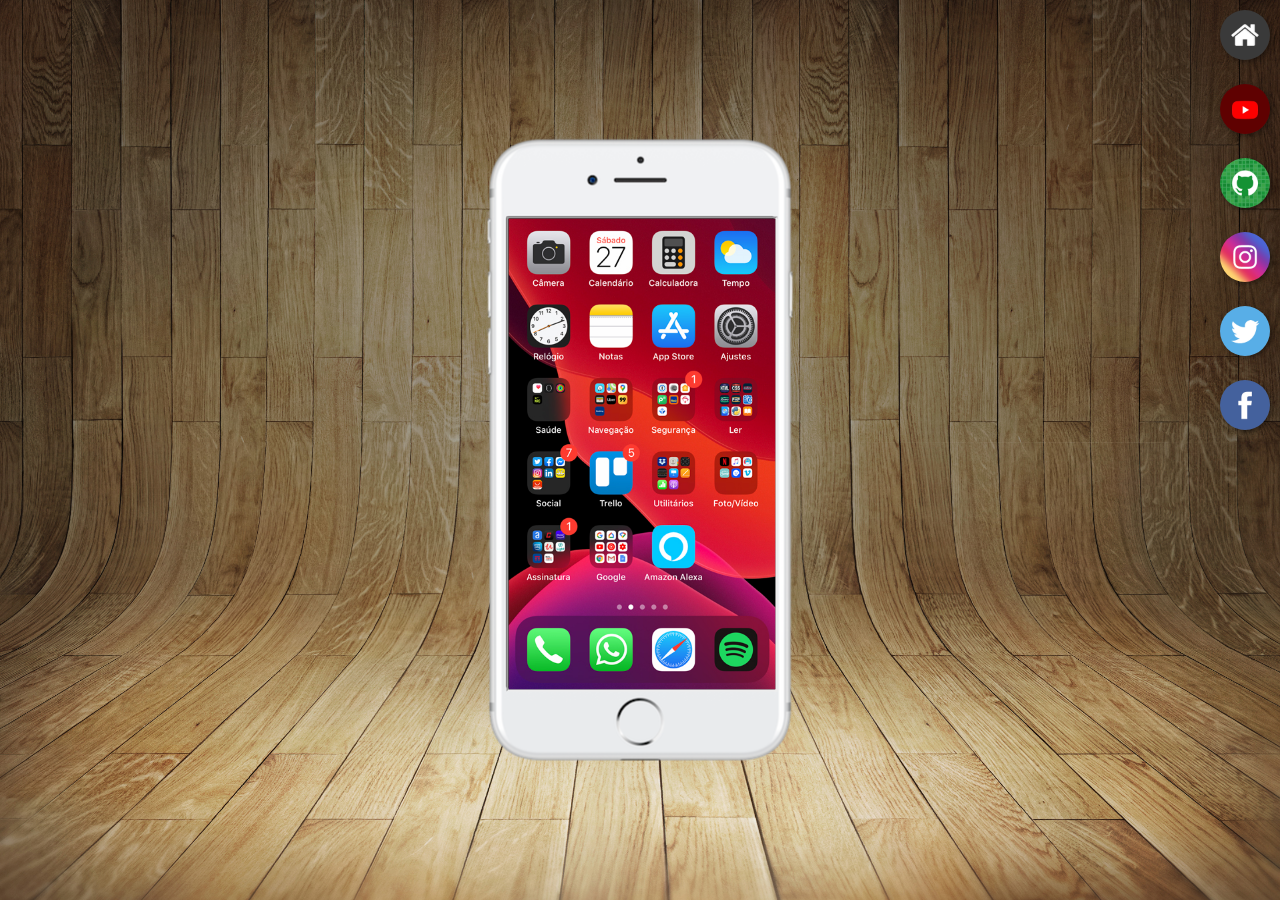
<file: index.html>
<!DOCTYPE html>
<html lang="pt-br">
<head>
    <meta charset="UTF-8">
    <meta name="viewport" content="width=device-width, initial-scale=1.0">
    <title>Projeto Redes Sociais</title>
    <link rel="shortcut icon" href="favicon.ico" type="image/x-icon">
    <link rel="stylesheet" href="estilo/style.css">
</head>
<body>
    <main>
        <section id="telefone">
            <iframe src="home.html" name="tela" id="tela">
                Seu navegador não é compatível com isso.
            </iframe>


        </section>
        <section id="redes-sociais">
            <a href="home.html" target="tela" target="tela"><img src="imagens/logo-home.jpg" alt="Home"></a> <br>
            <a href="youtube.html" alt="YouTube" target="tela"><img src="imagens/logo-youtube.jpg" alt="YouTube"></a> <br>
            <a href="github.html" target="tela"><img src="imagens/logo-github.jpg" alt=""></a> <br>
            <a href="instagram.html" target="tela"><img src="imagens/logo-instagram.jpg" alt="Instagram"></a> <br>
            <a href="twitter.html" target="tela"><img src="imagens/logo-twitter.jpg" alt="Twitter"></a> <br>
            <a href="facebook.html" target="tela"><img src="imagens/logo-facebook.jpg" alt="Facebook"></a>
           
        </section>
    </main>
    
</body>
</html>
</file>
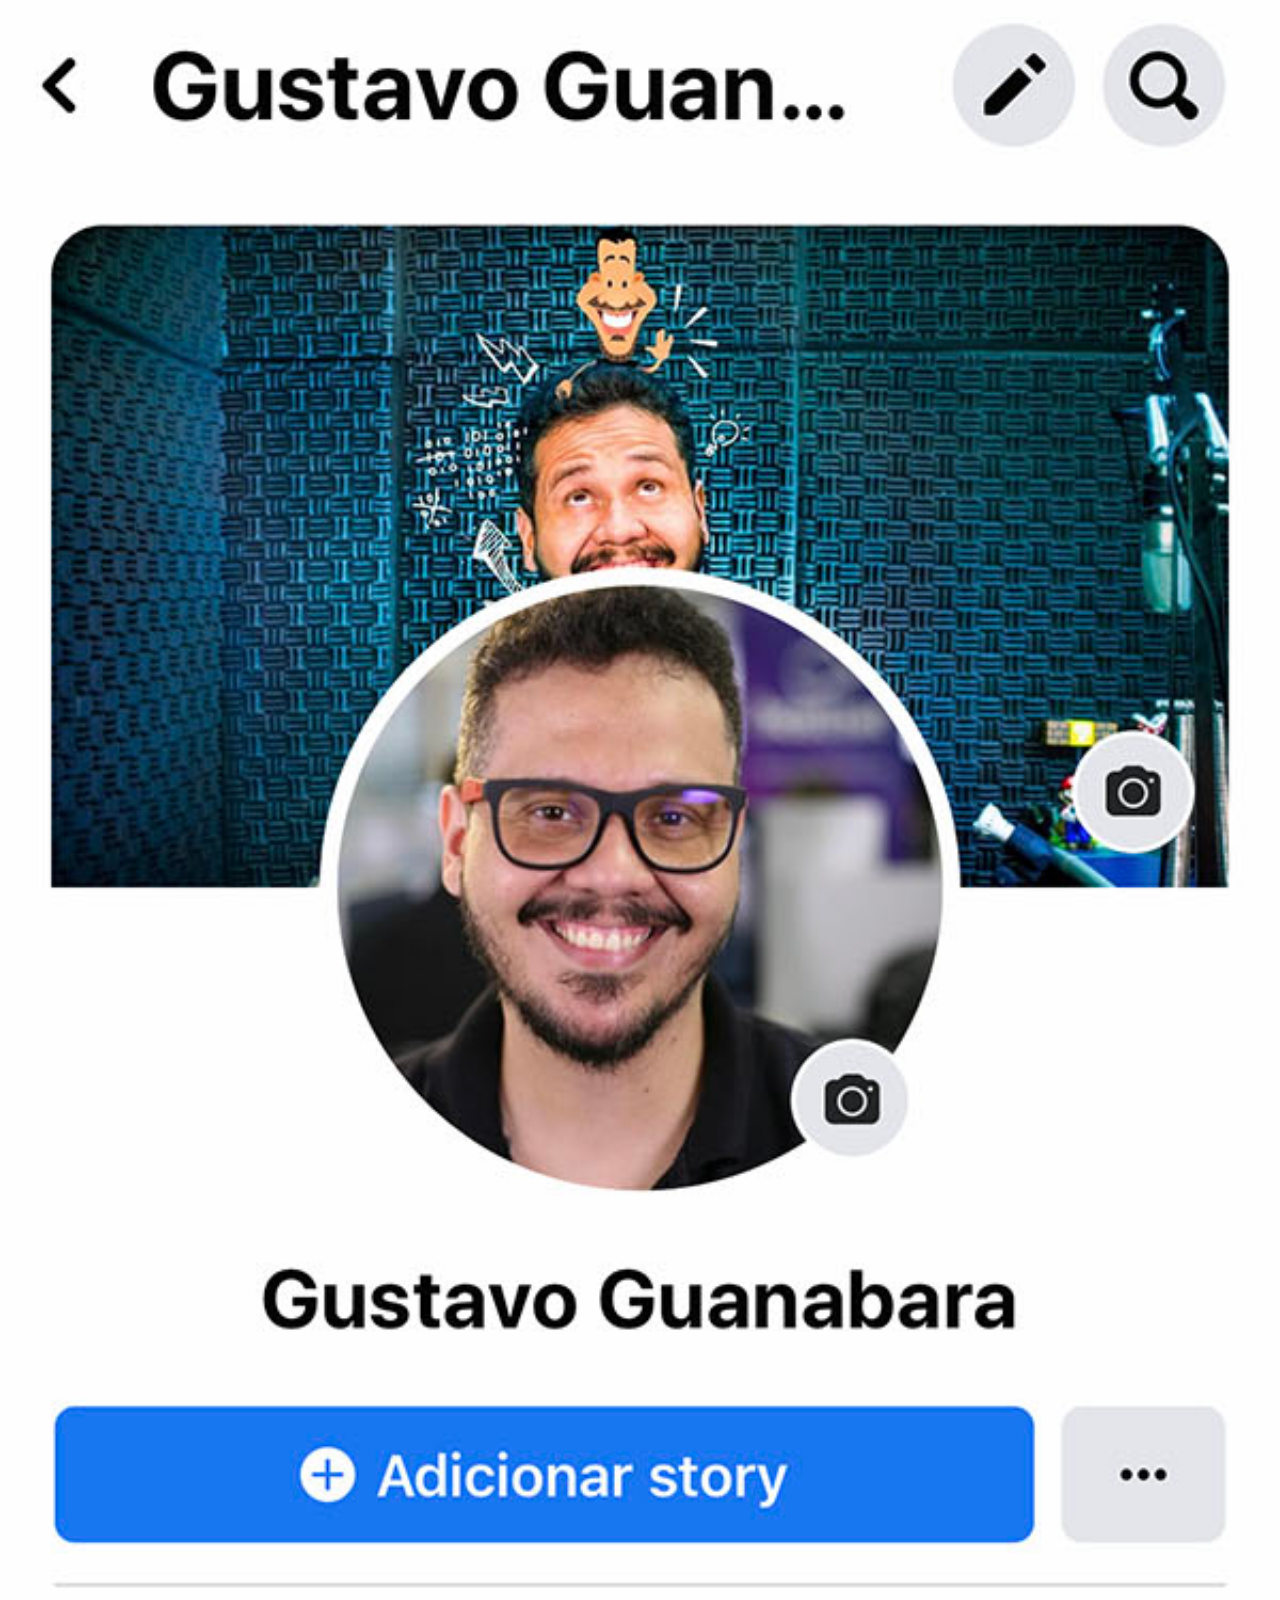
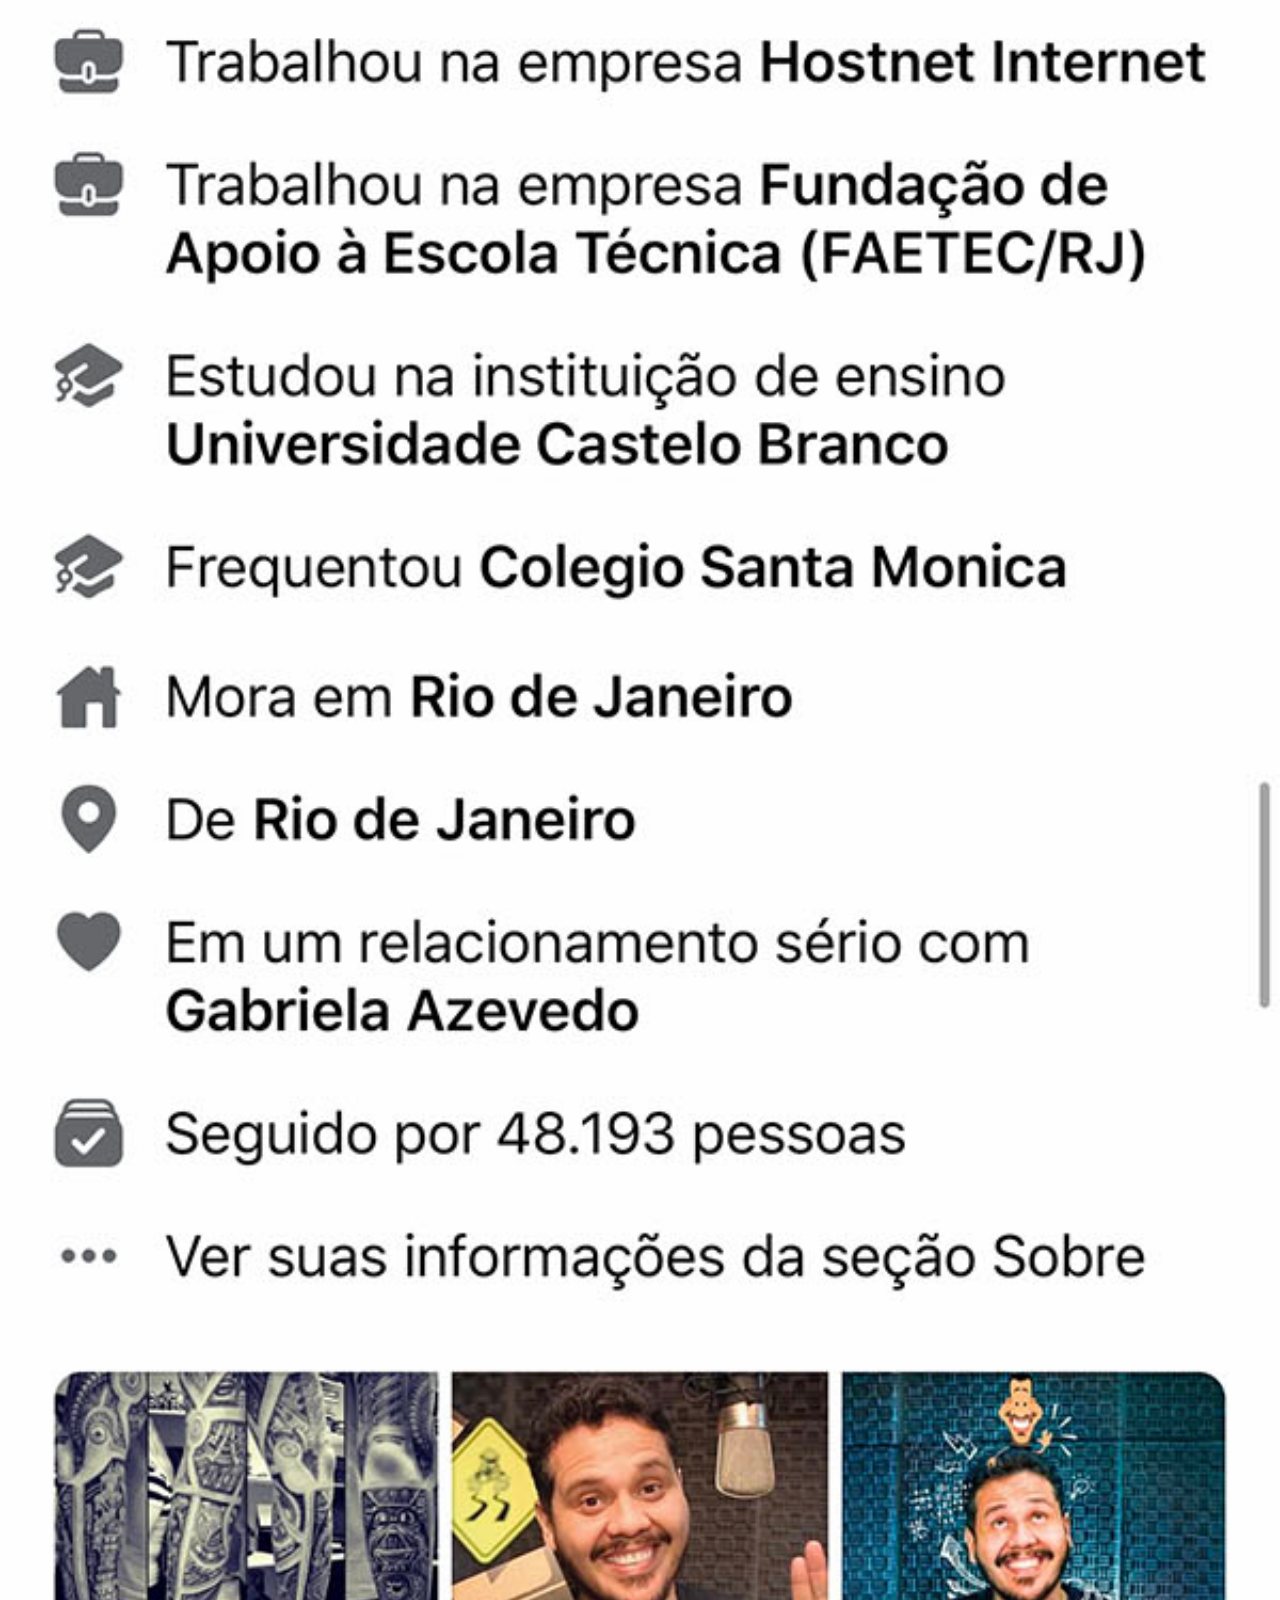
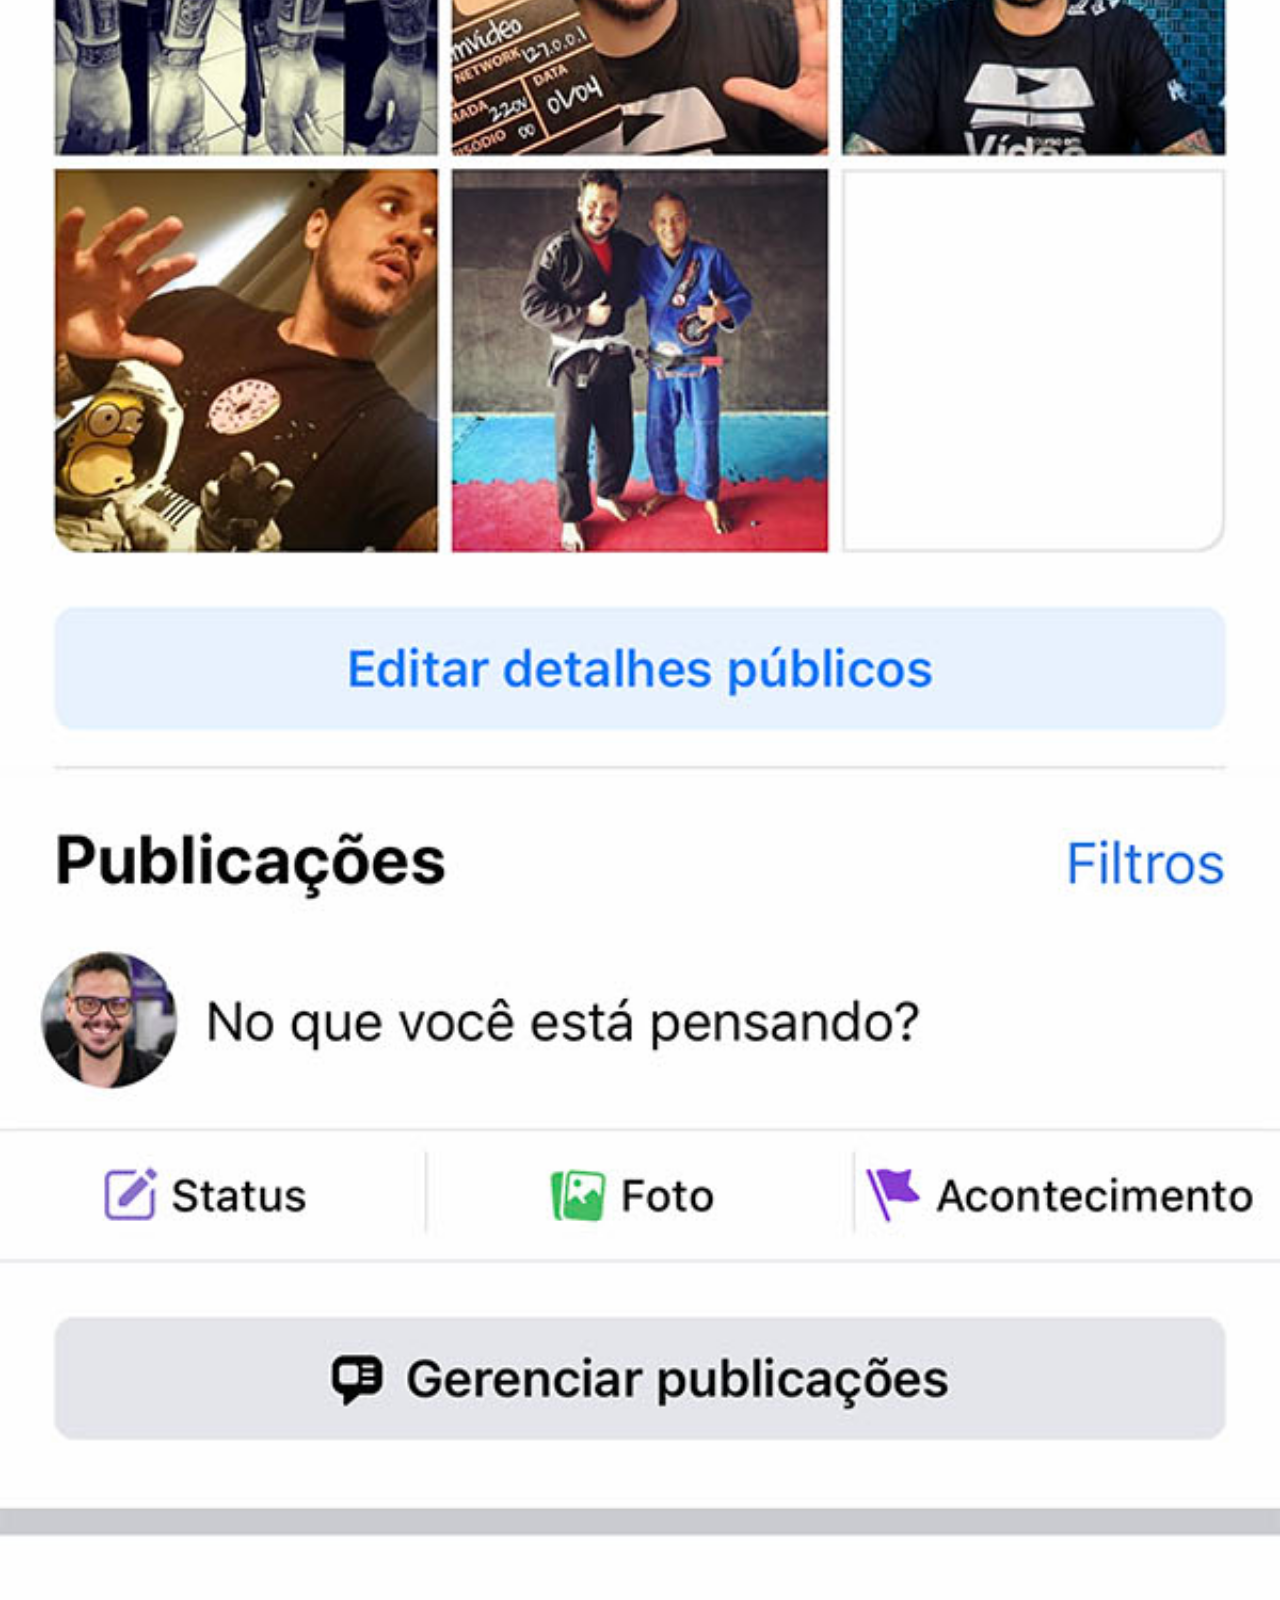
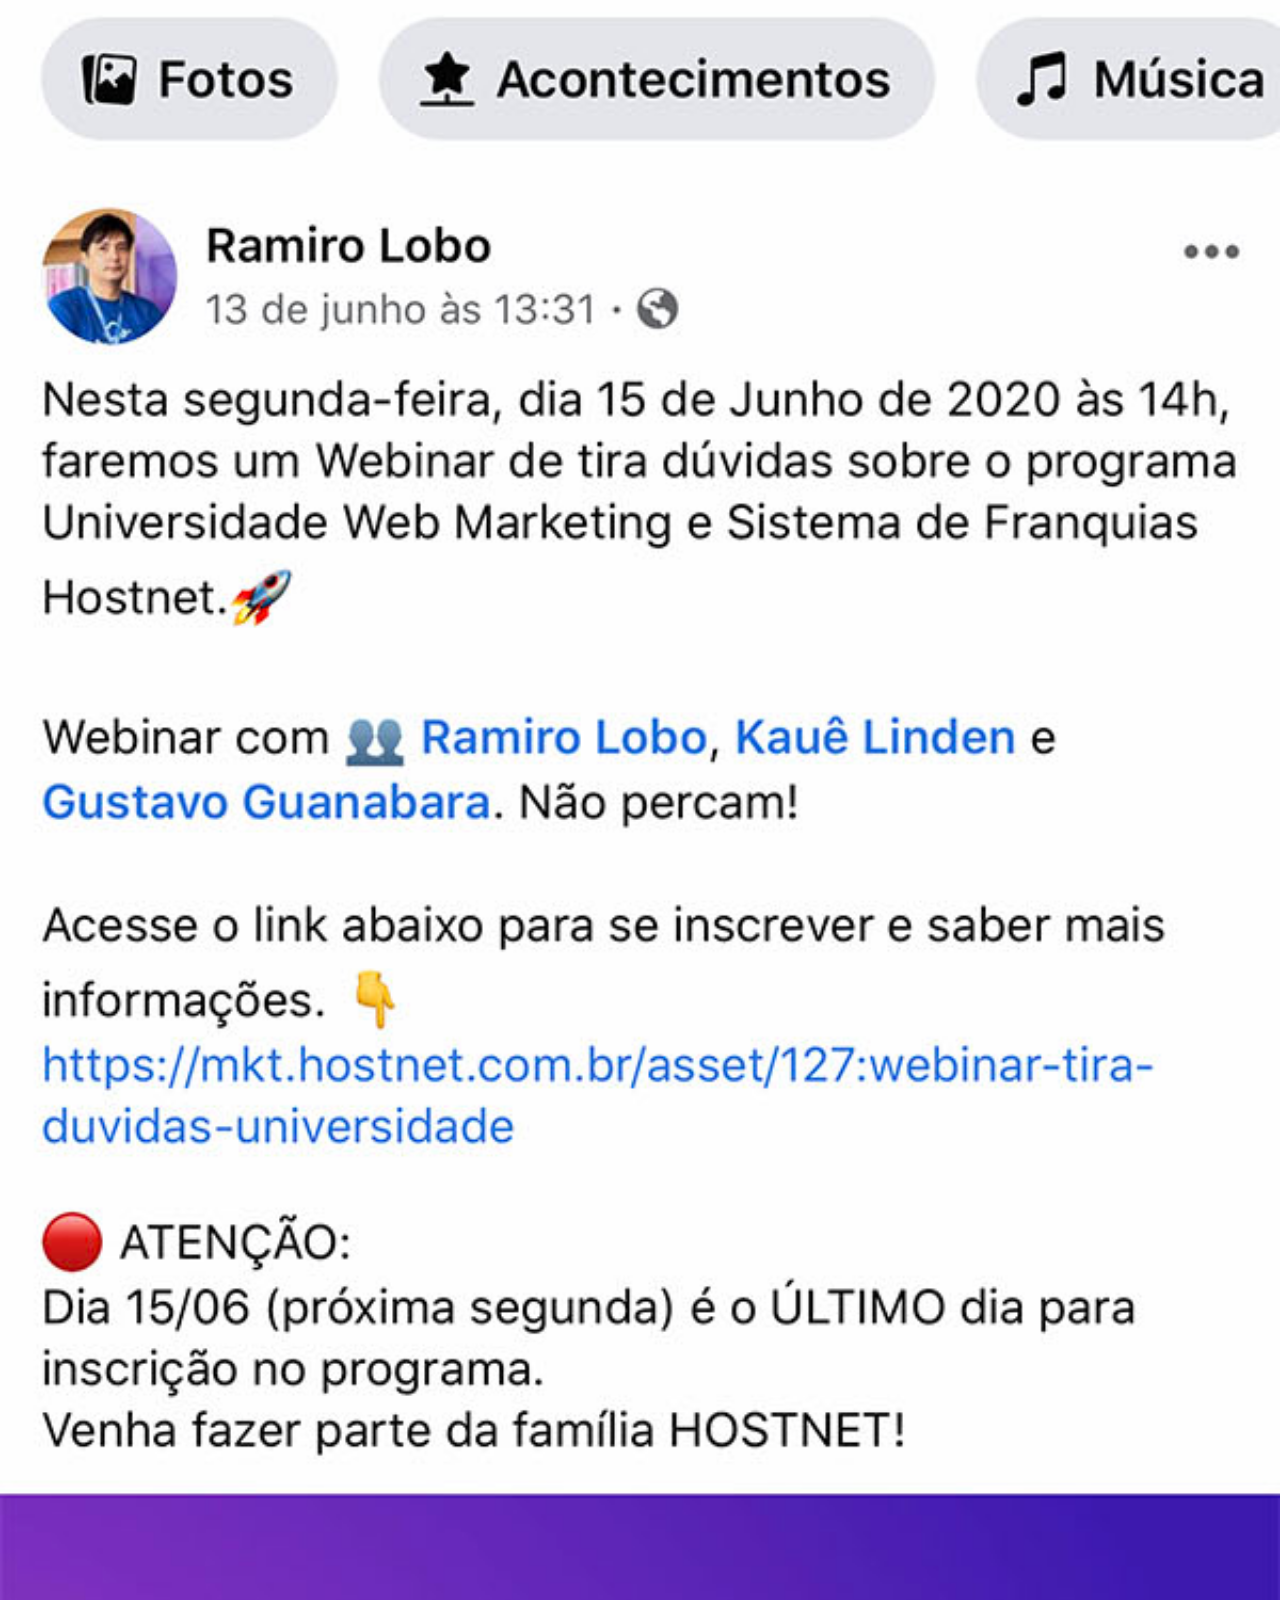
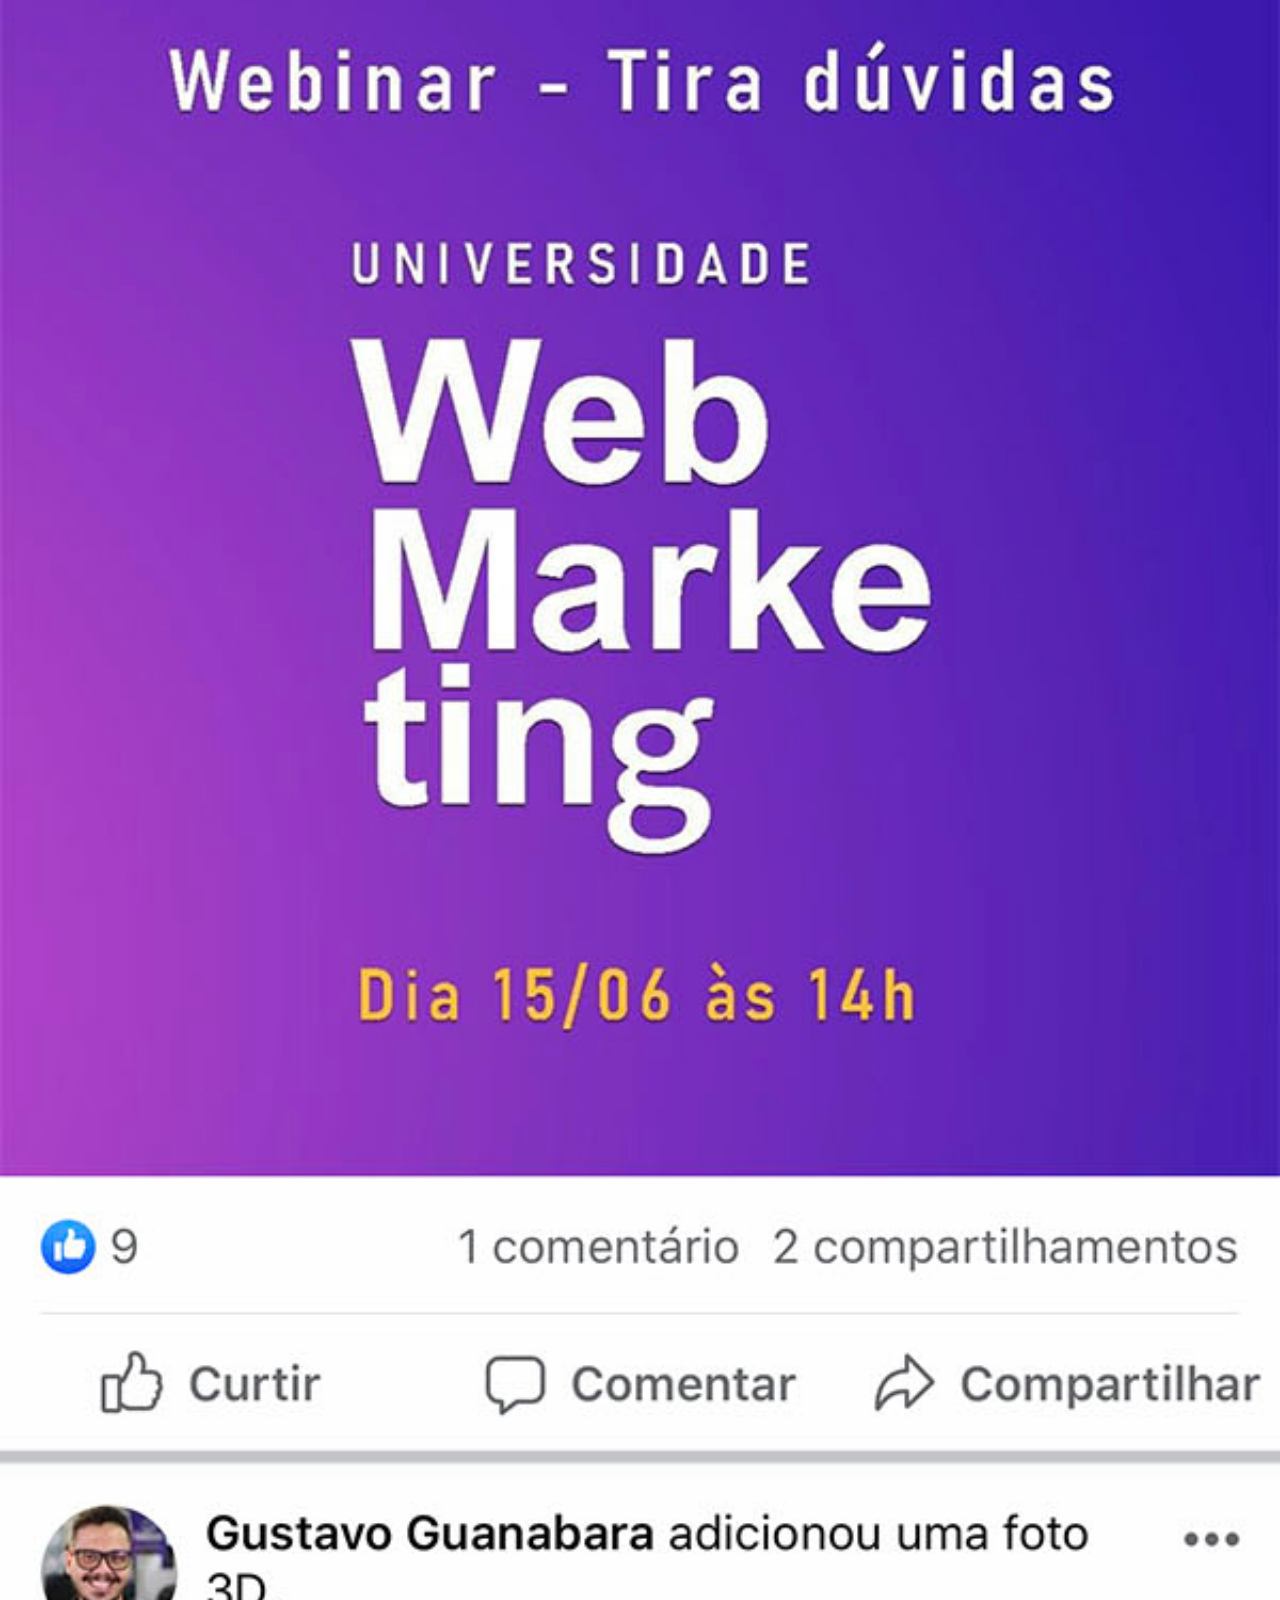
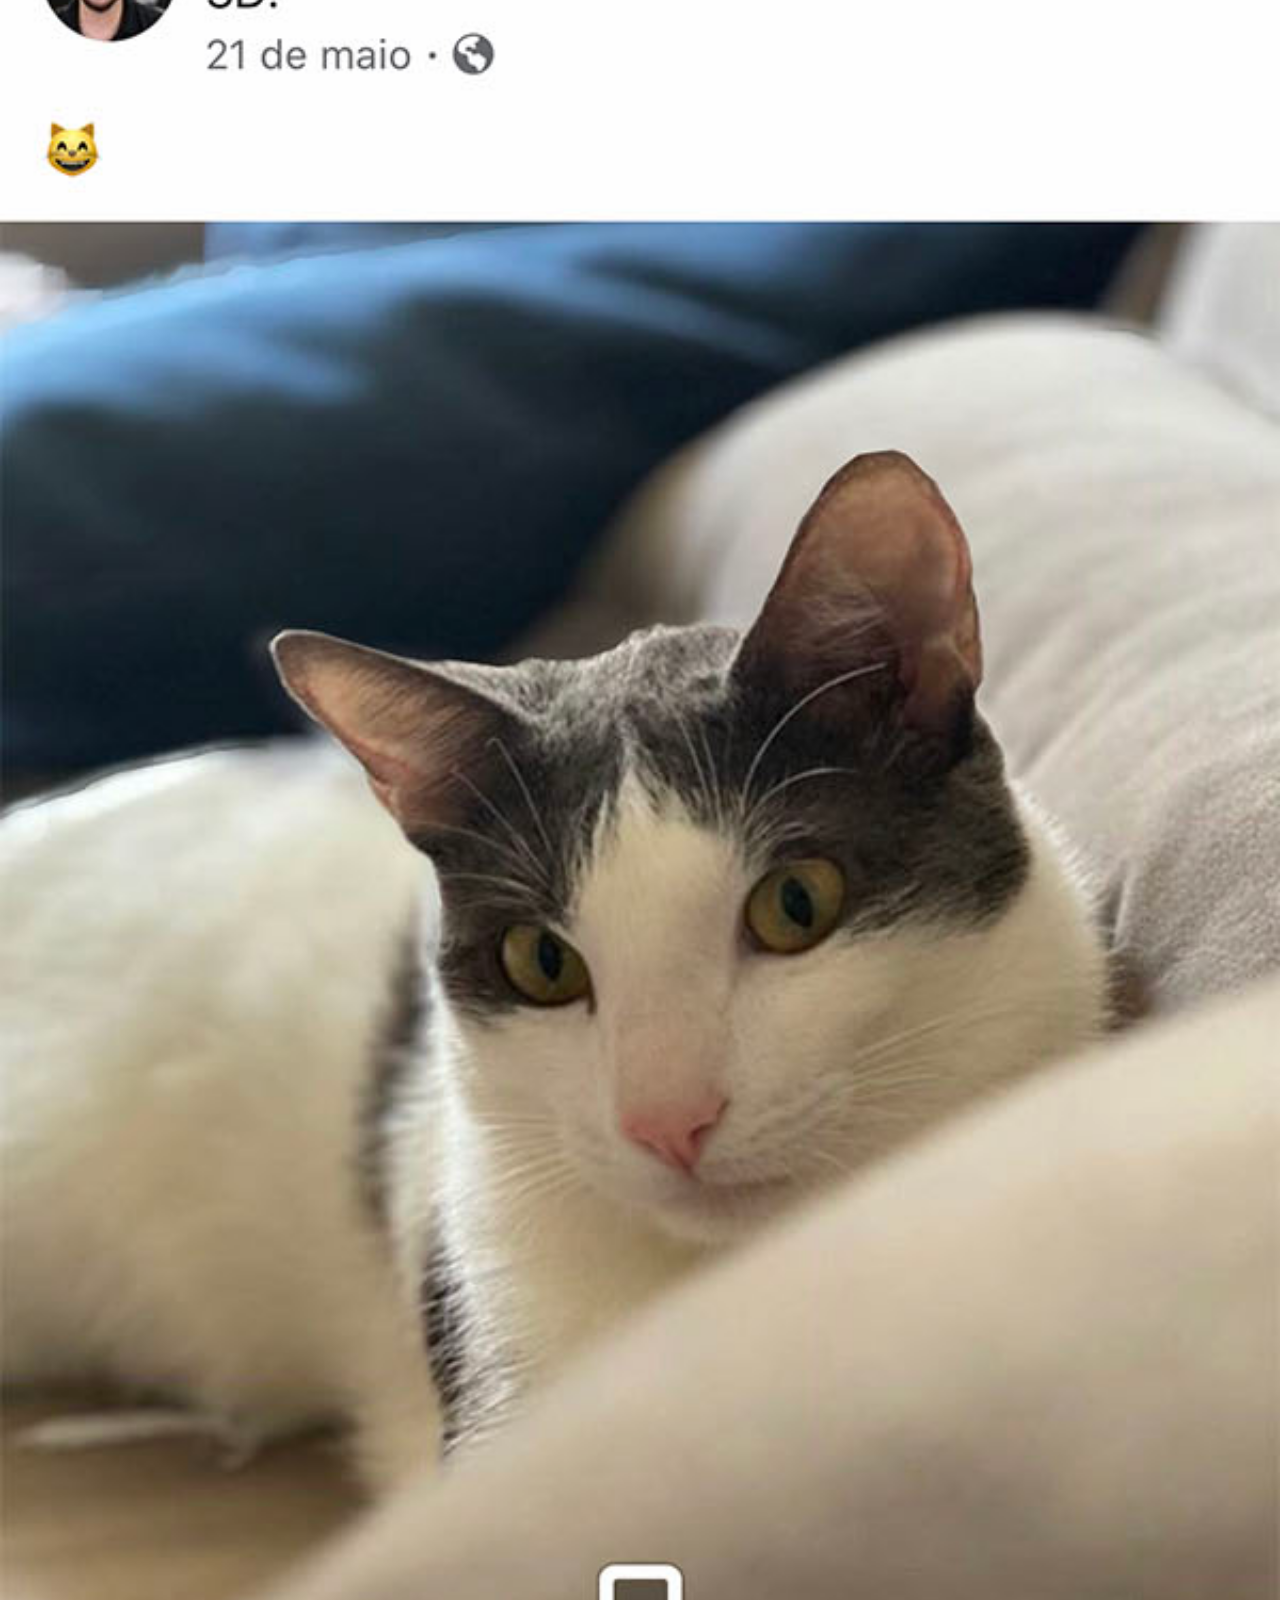
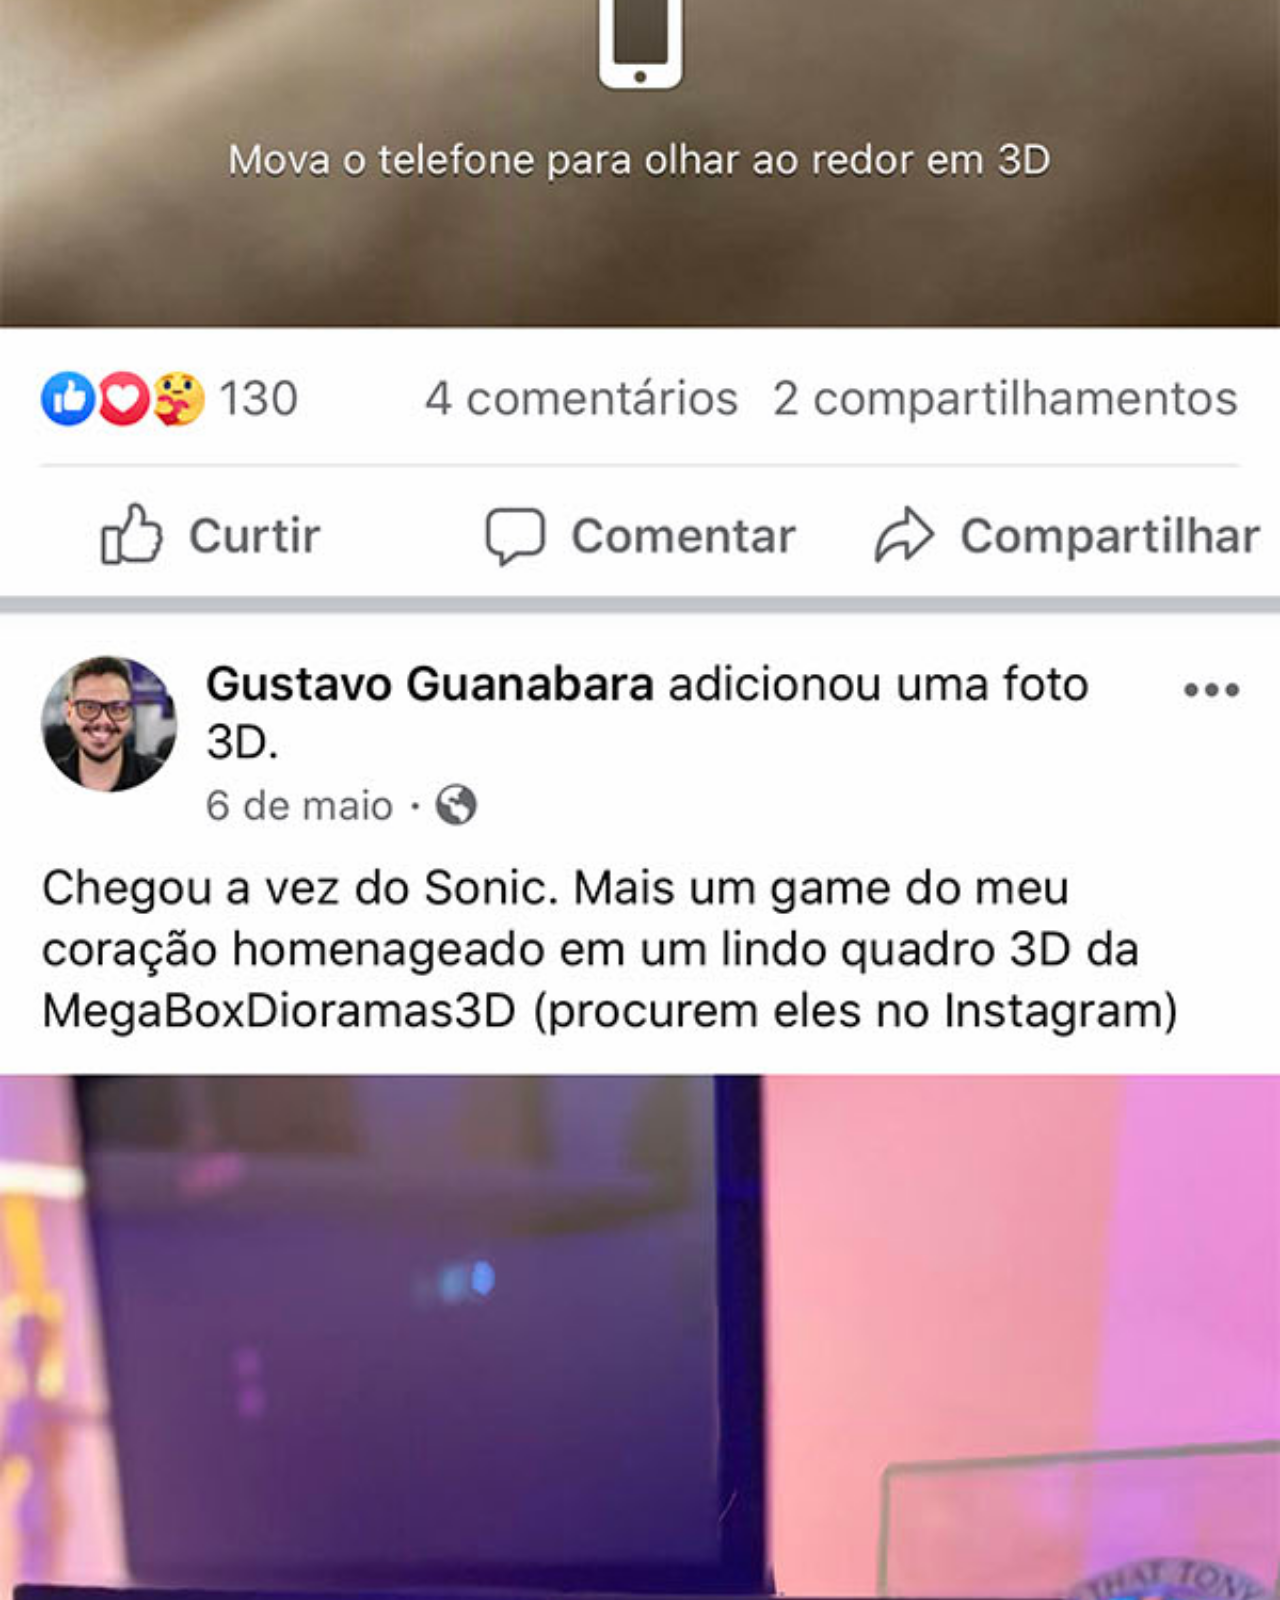
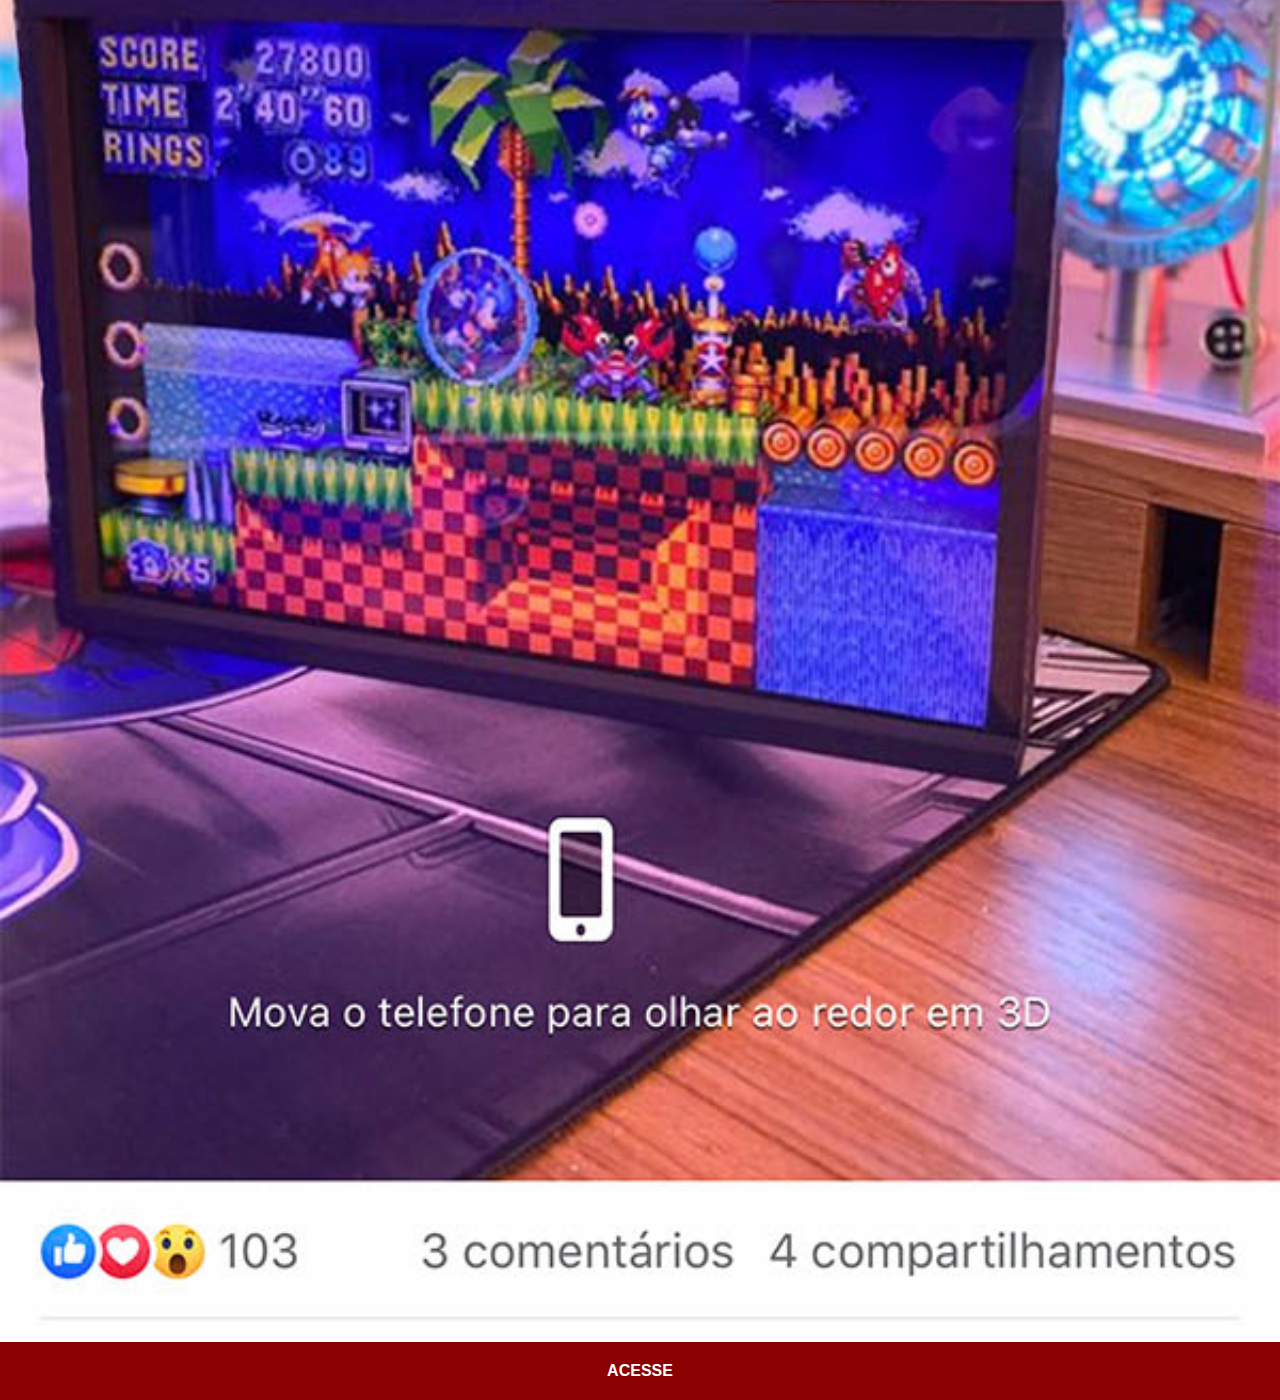
<file: facebook.html>
<!DOCTYPE html>
<html lang="pt-br">
<head>
    <meta charset="UTF-8">
    <meta name="viewport" content="width=device-width, initial-scale=1.0">
    <title>Facebook</title>
    <link rel="stylesheet" href="estilo/social.css">
</head>
<body>
    <img src="imagens/tela-facebook.jpg" alt="Facebook">
    <a href="https://www.facebook.com/gustavoguanabara/?locale=pt_BR" target="_blank" >ACESSE</a>
    
</body>
</html>
</file>
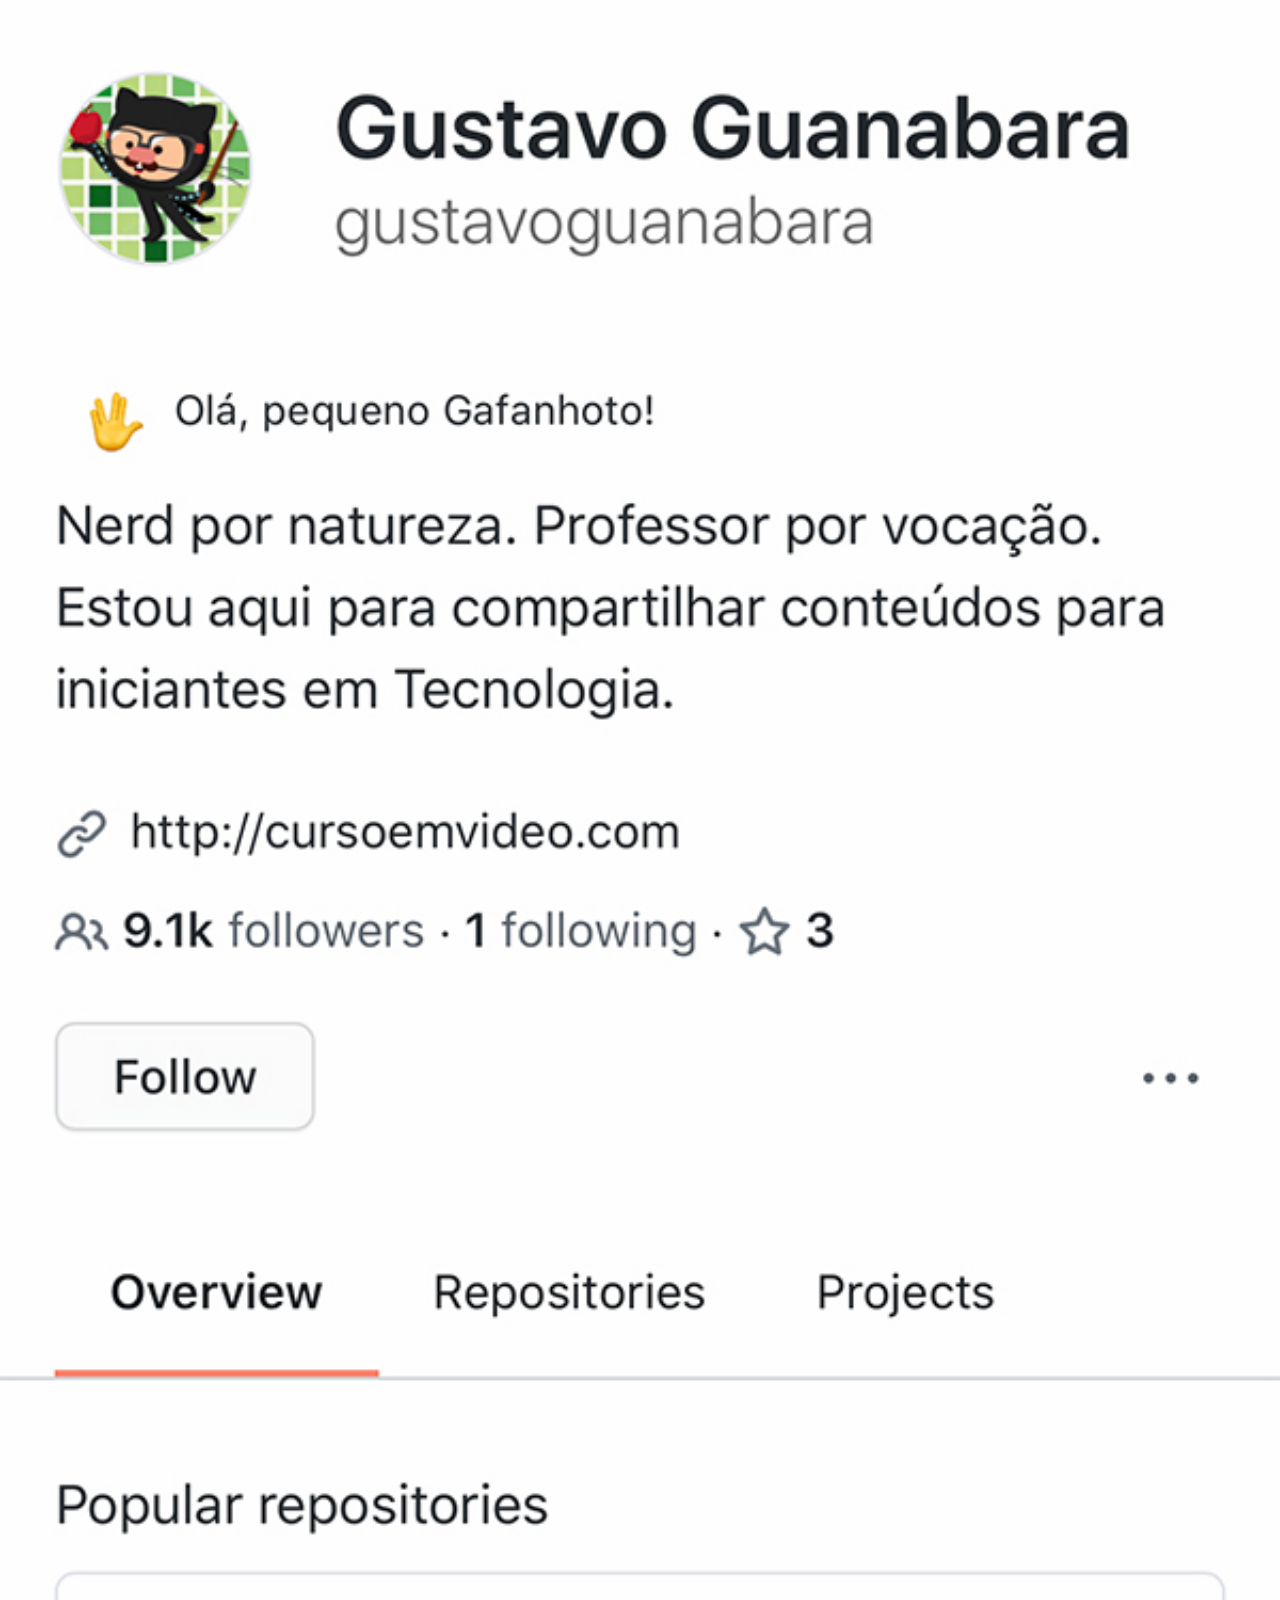
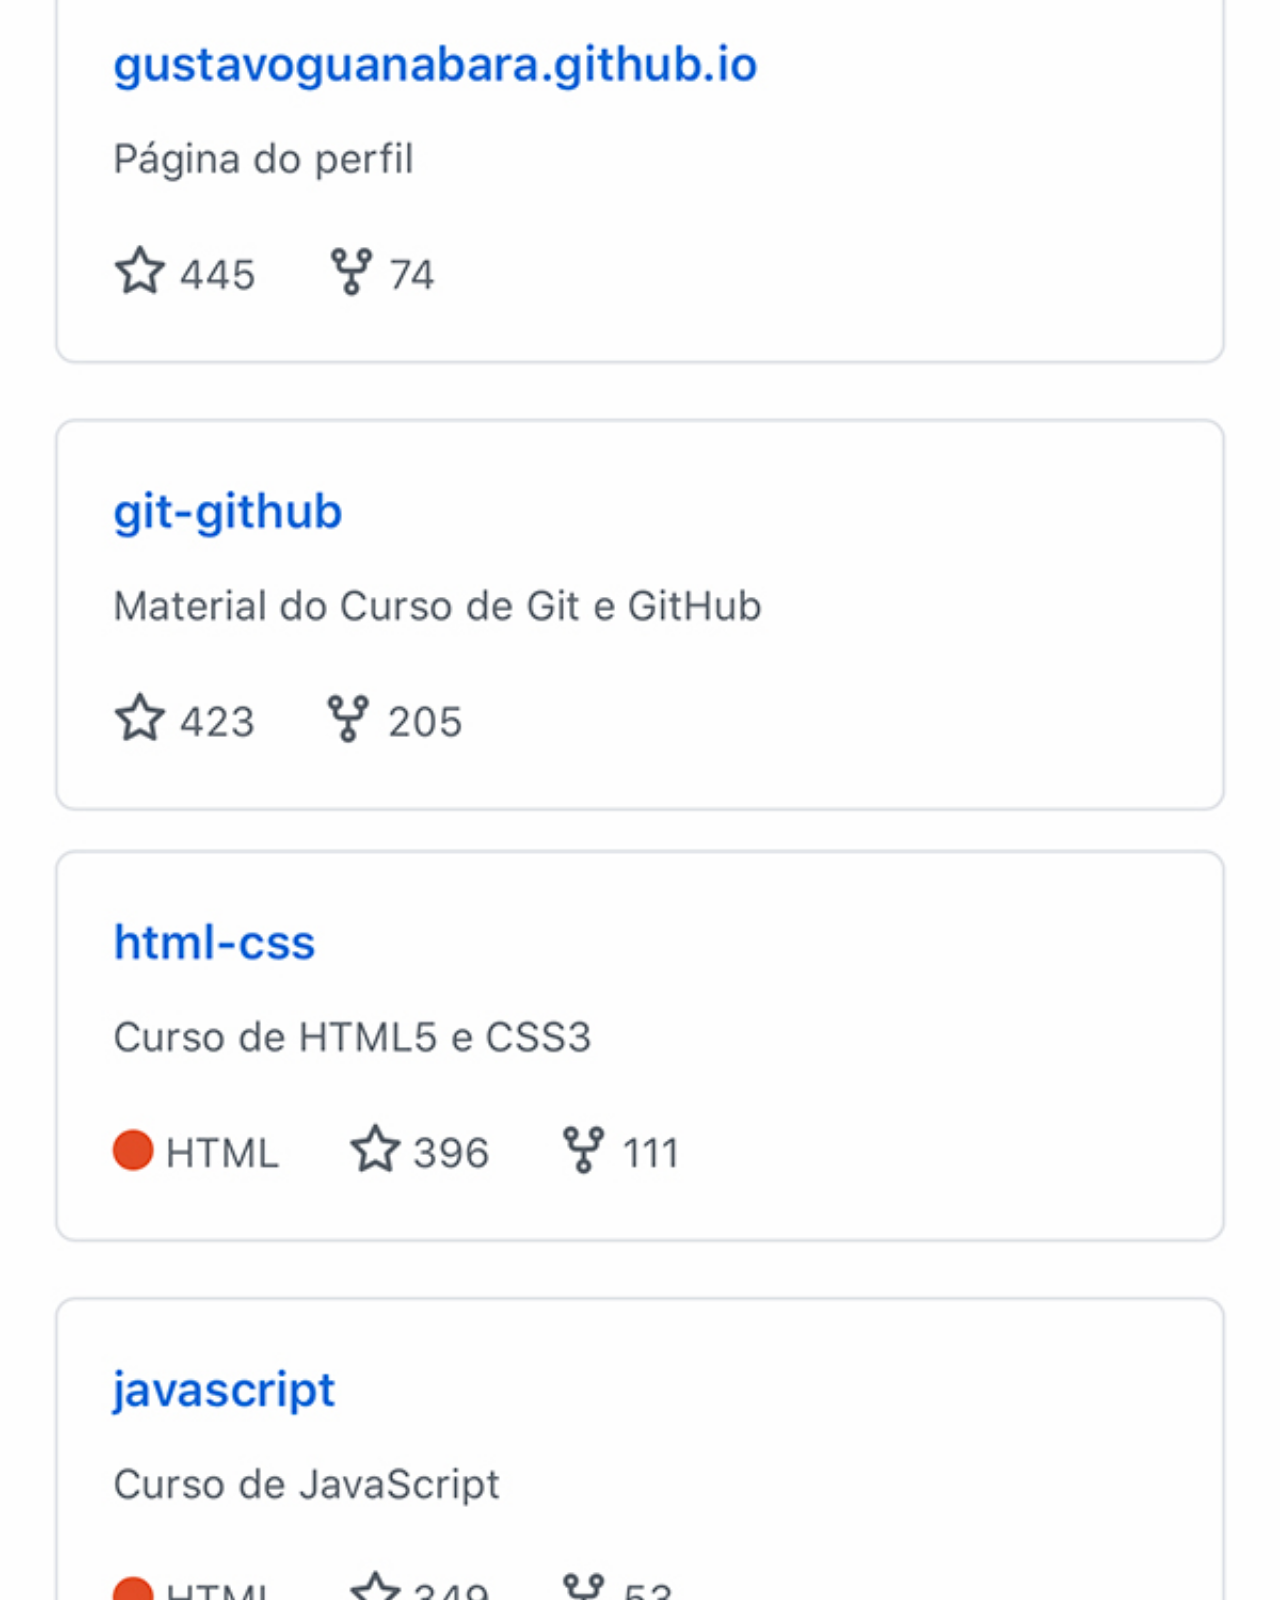
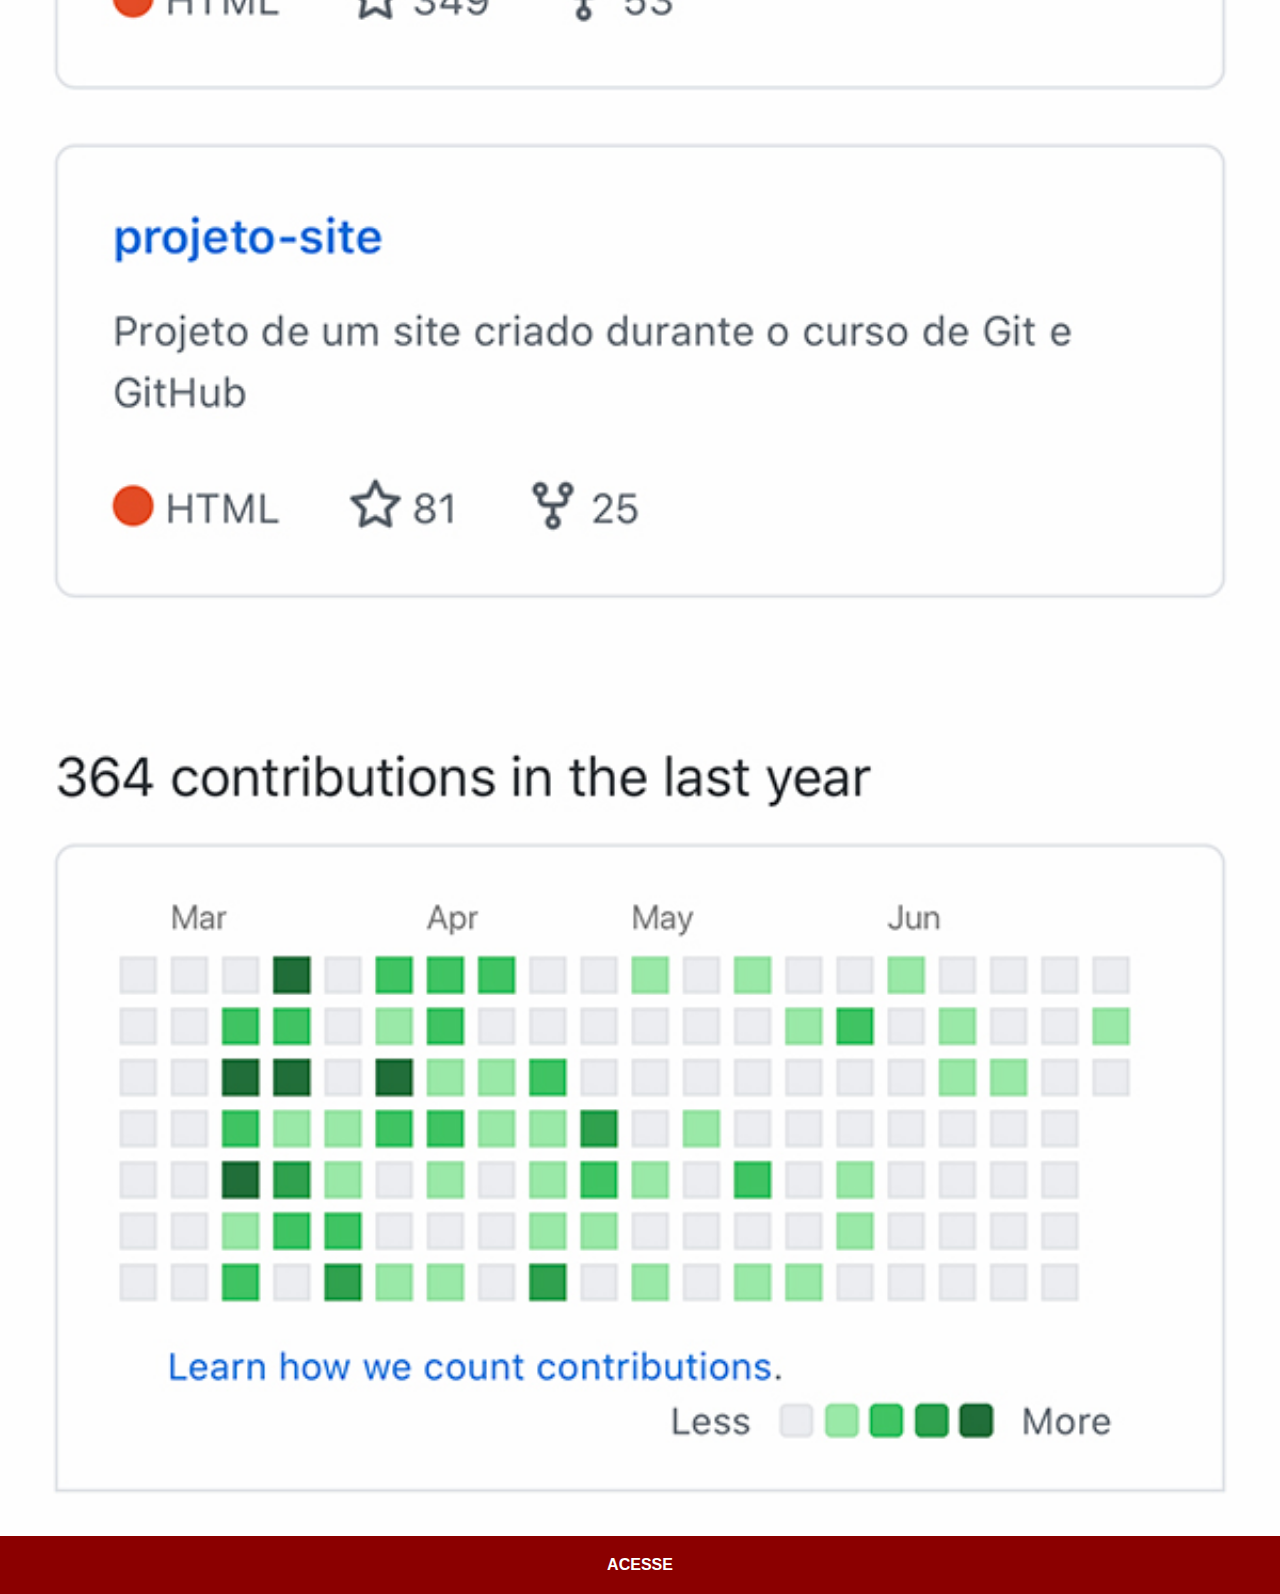
<file: github.html>
<!DOCTYPE html>
<html lang="pt-br">
<head>
    <meta charset="UTF-8">
    <meta name="viewport" content="width=device-width, initial-scale=1.0">
    <title>GitHub</title>
    <link rel="stylesheet" href="estilo/social.css">
   
</head>
<body>
    <img src="imagens/tela-github.jpg" alt="GitHub">
    <a href="https://github.com/gustavoguanabara/html-css/tree/master" target="_blank">ACESSE</a>

    
</body>
</html>
</file>
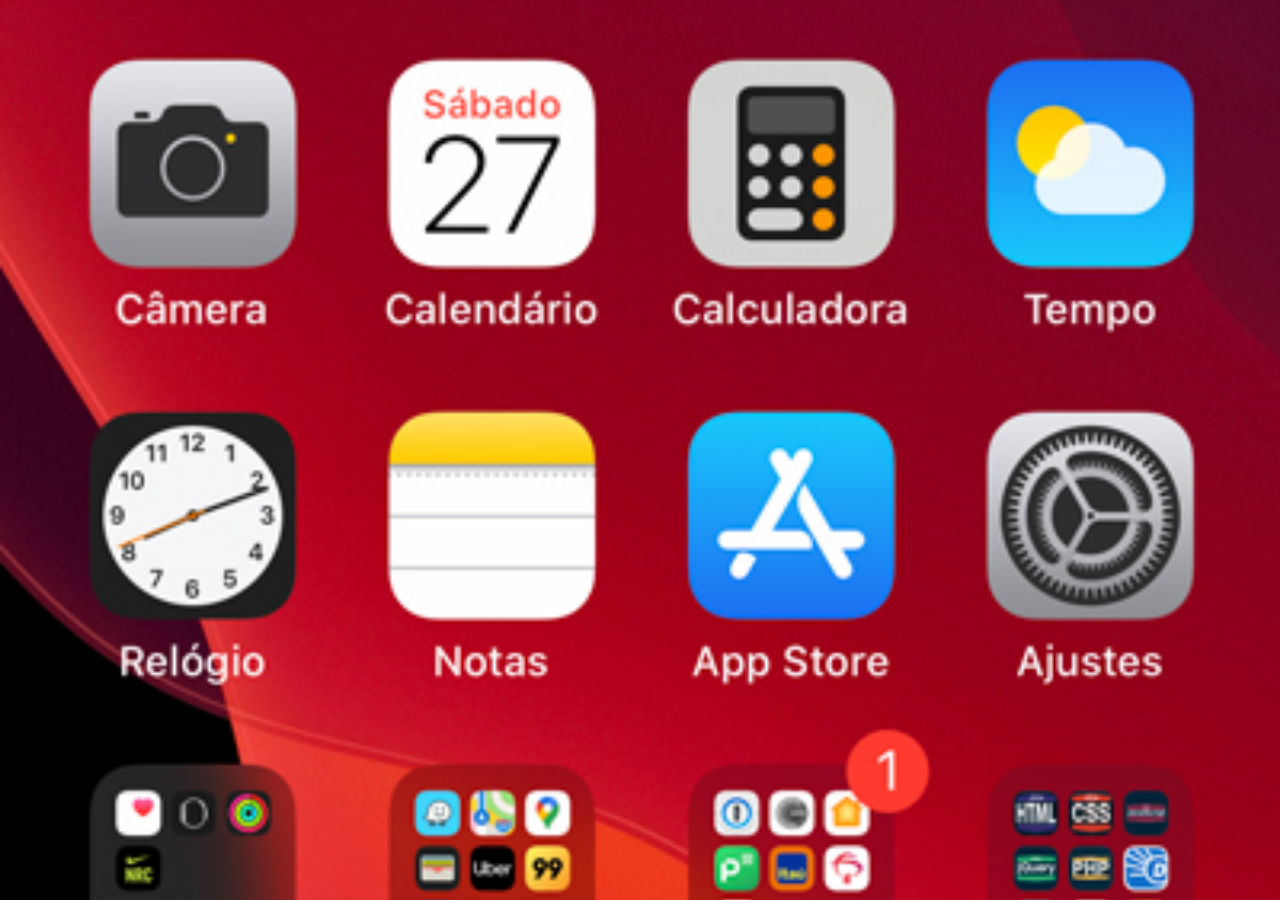
<file: home.html>
<!DOCTYPE html>
<html lang="pt-br">
<head>
    <meta charset="UTF-8">
    <meta name="viewport" content="width=device-width, initial-scale=1.0">
    <title>Home</title>
    <style>
        *{
            margin: 0px;
            padding: 0px;
        }

        body{
            width: 100vw;
            height: 100vh;
            background: black url('imagens/tela-home.jpg') no-repeat top center;
            background-size: cover;
        }
    </style>
</head>
<body>
    
    
</body>
</html>
</file>
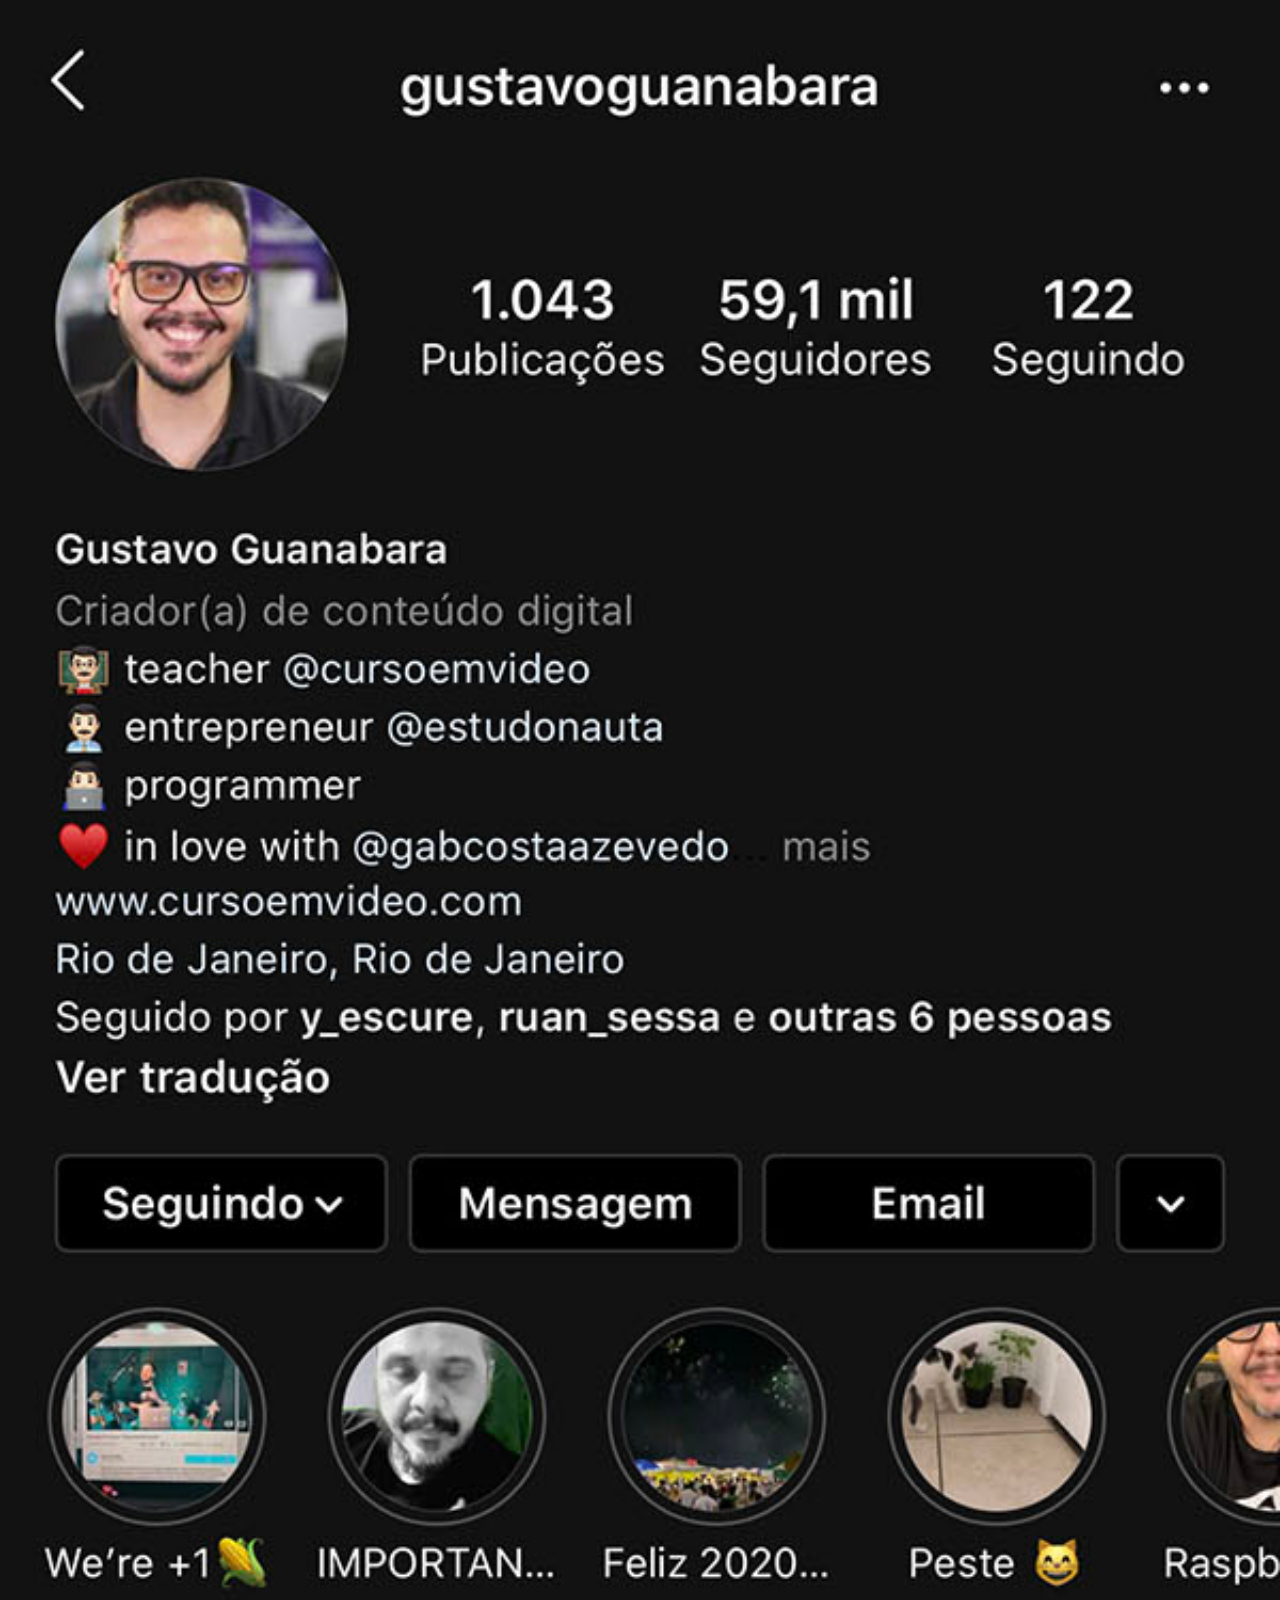
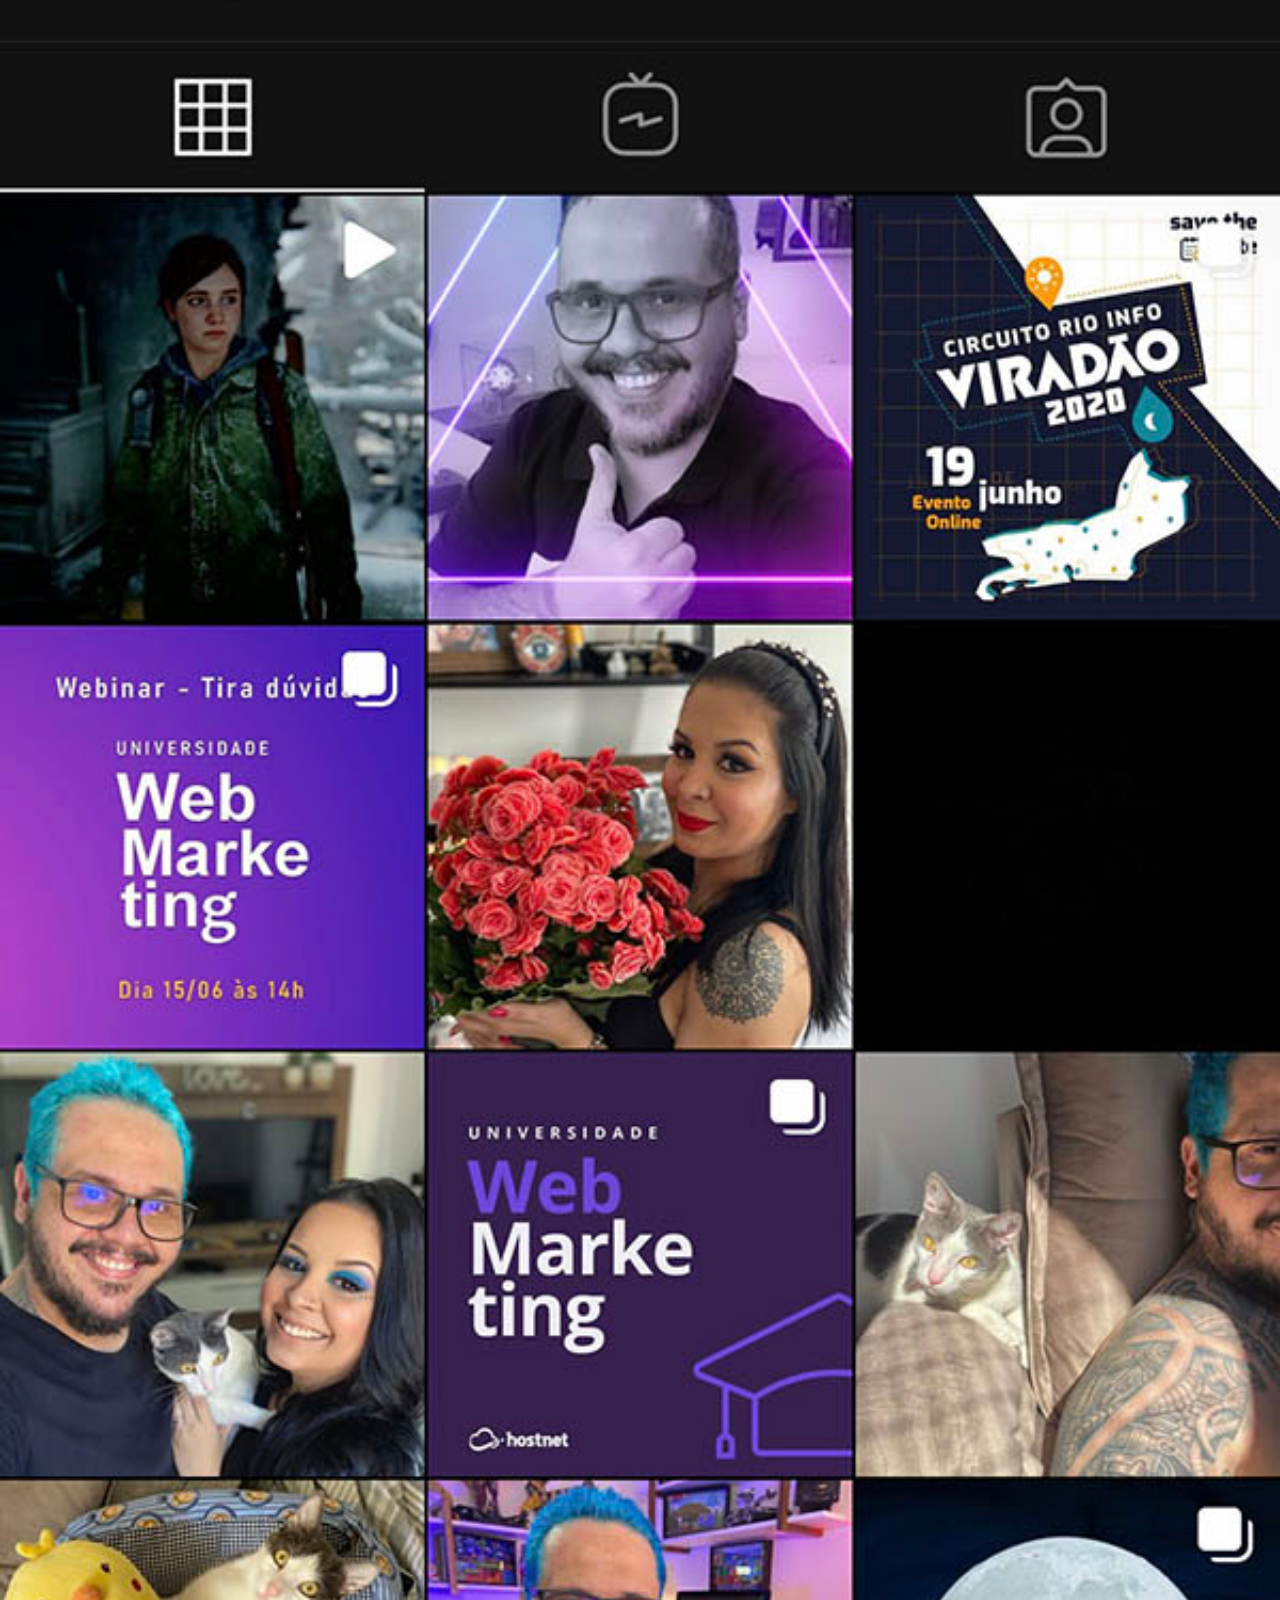
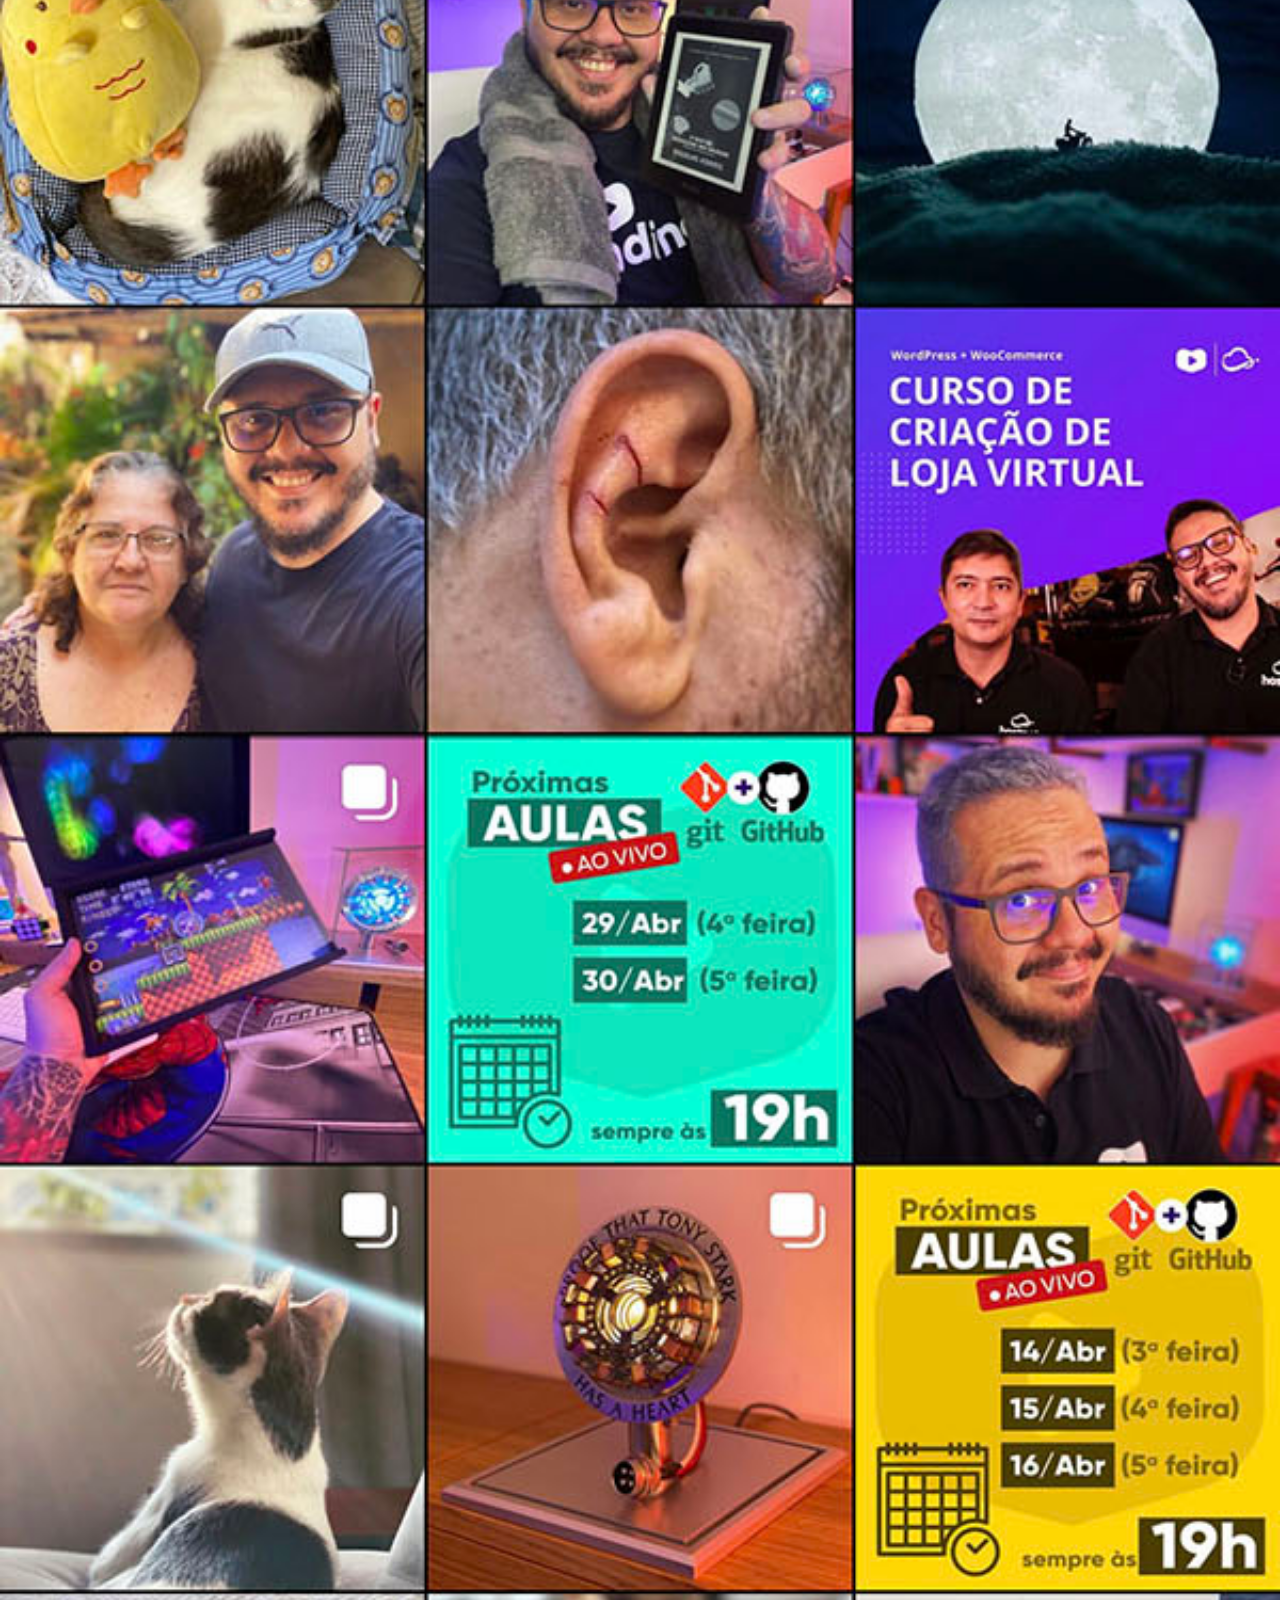
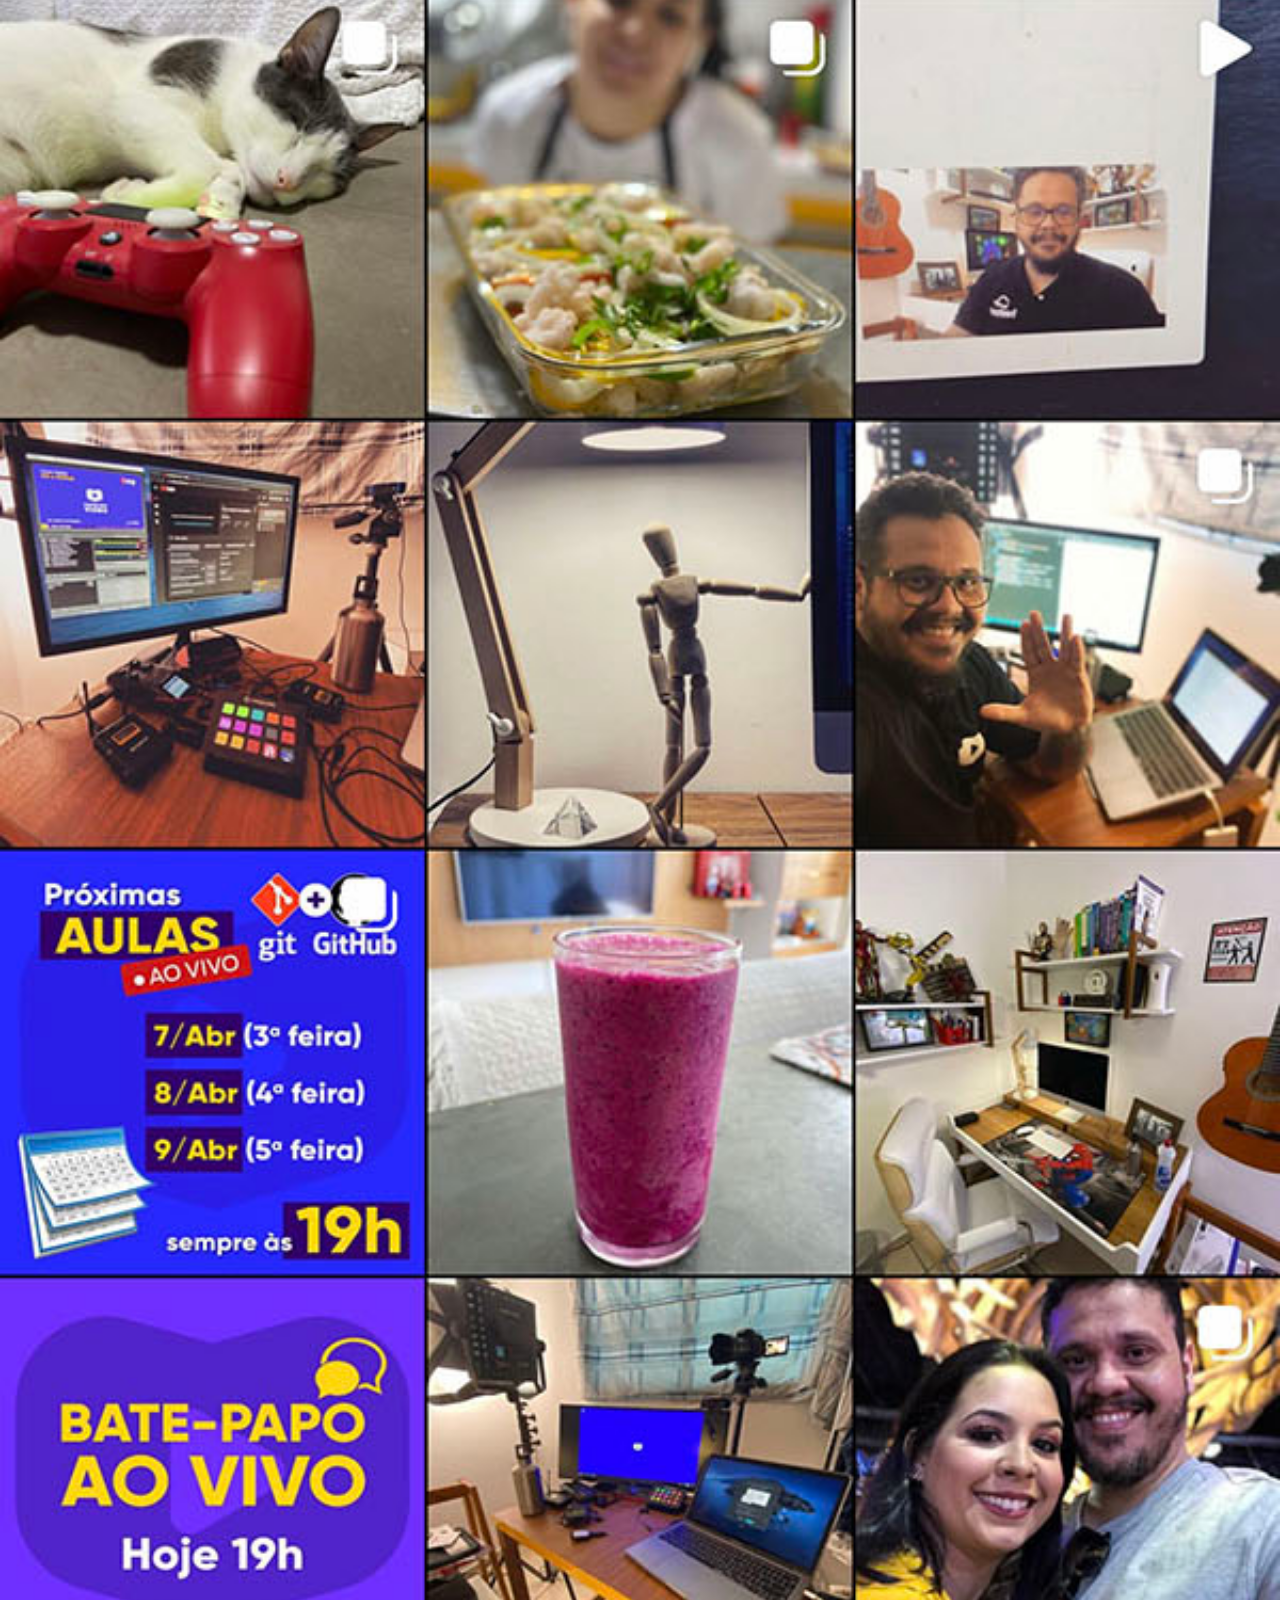
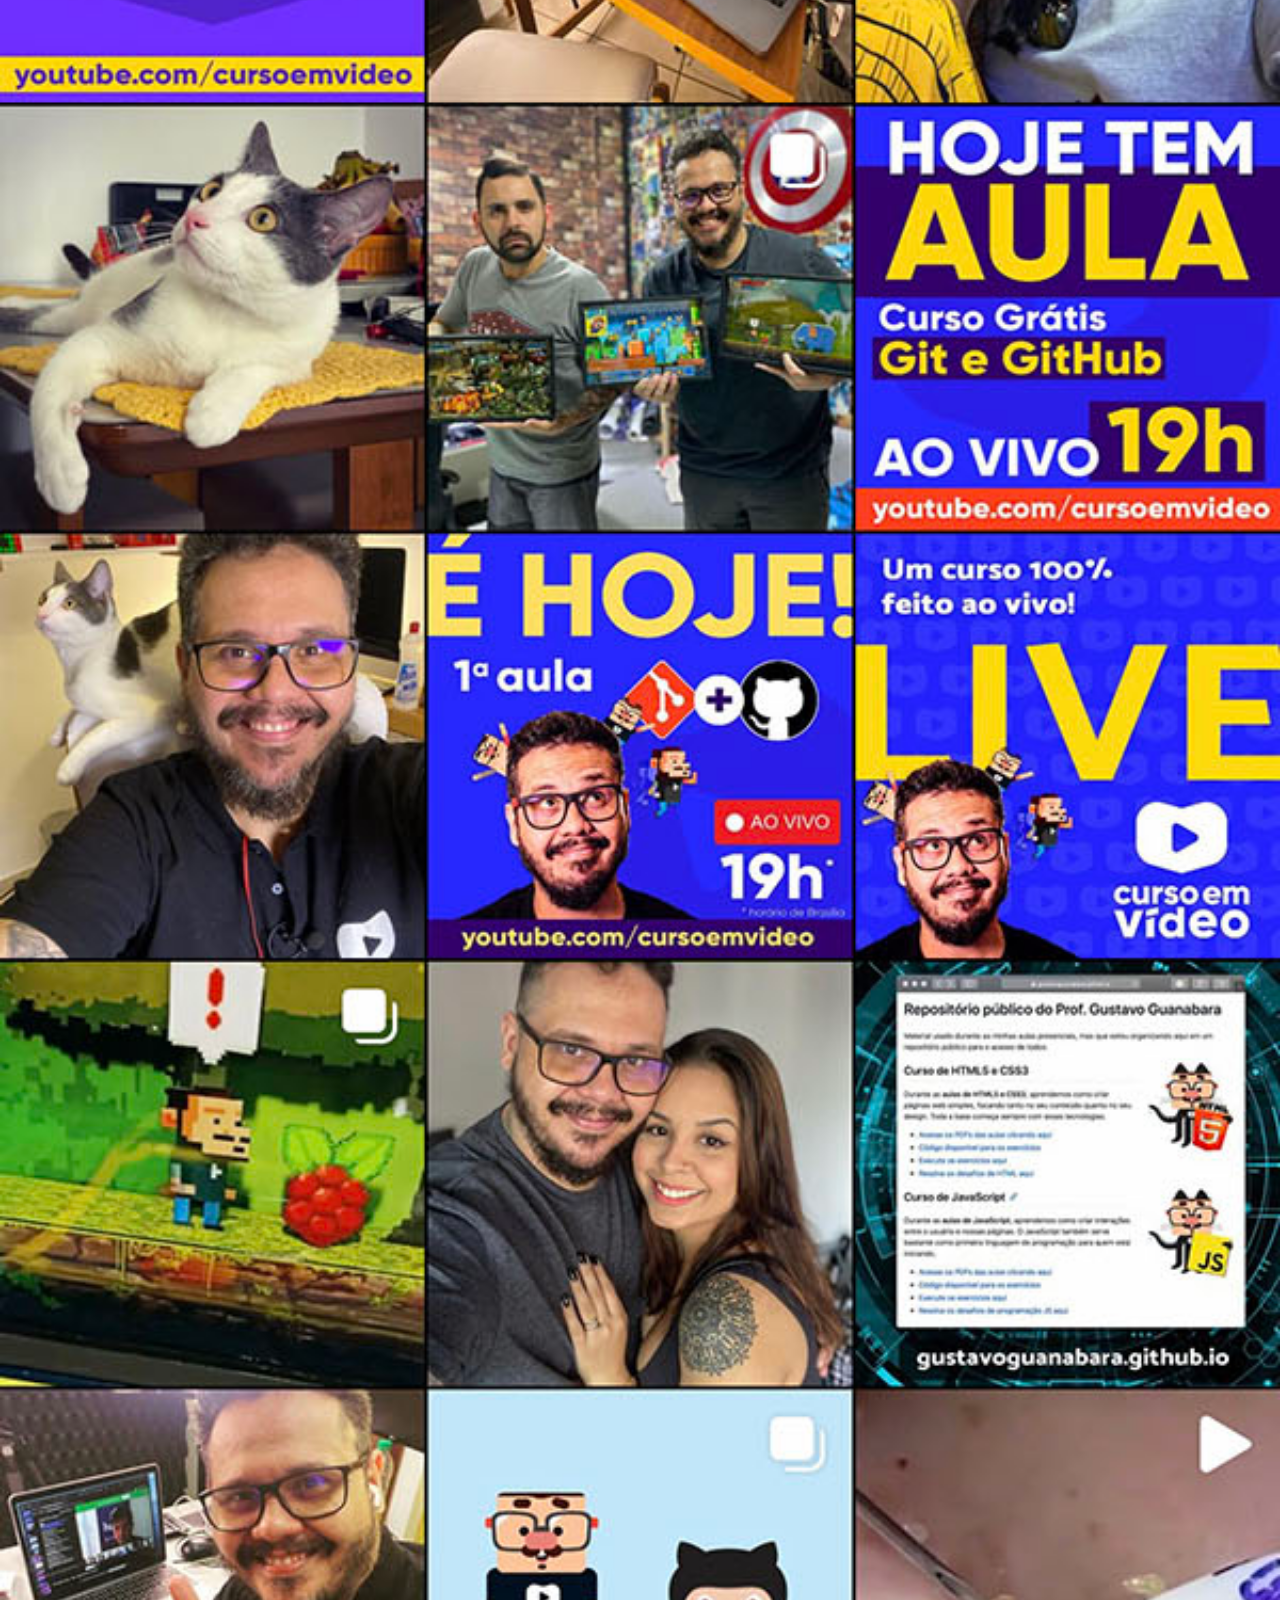
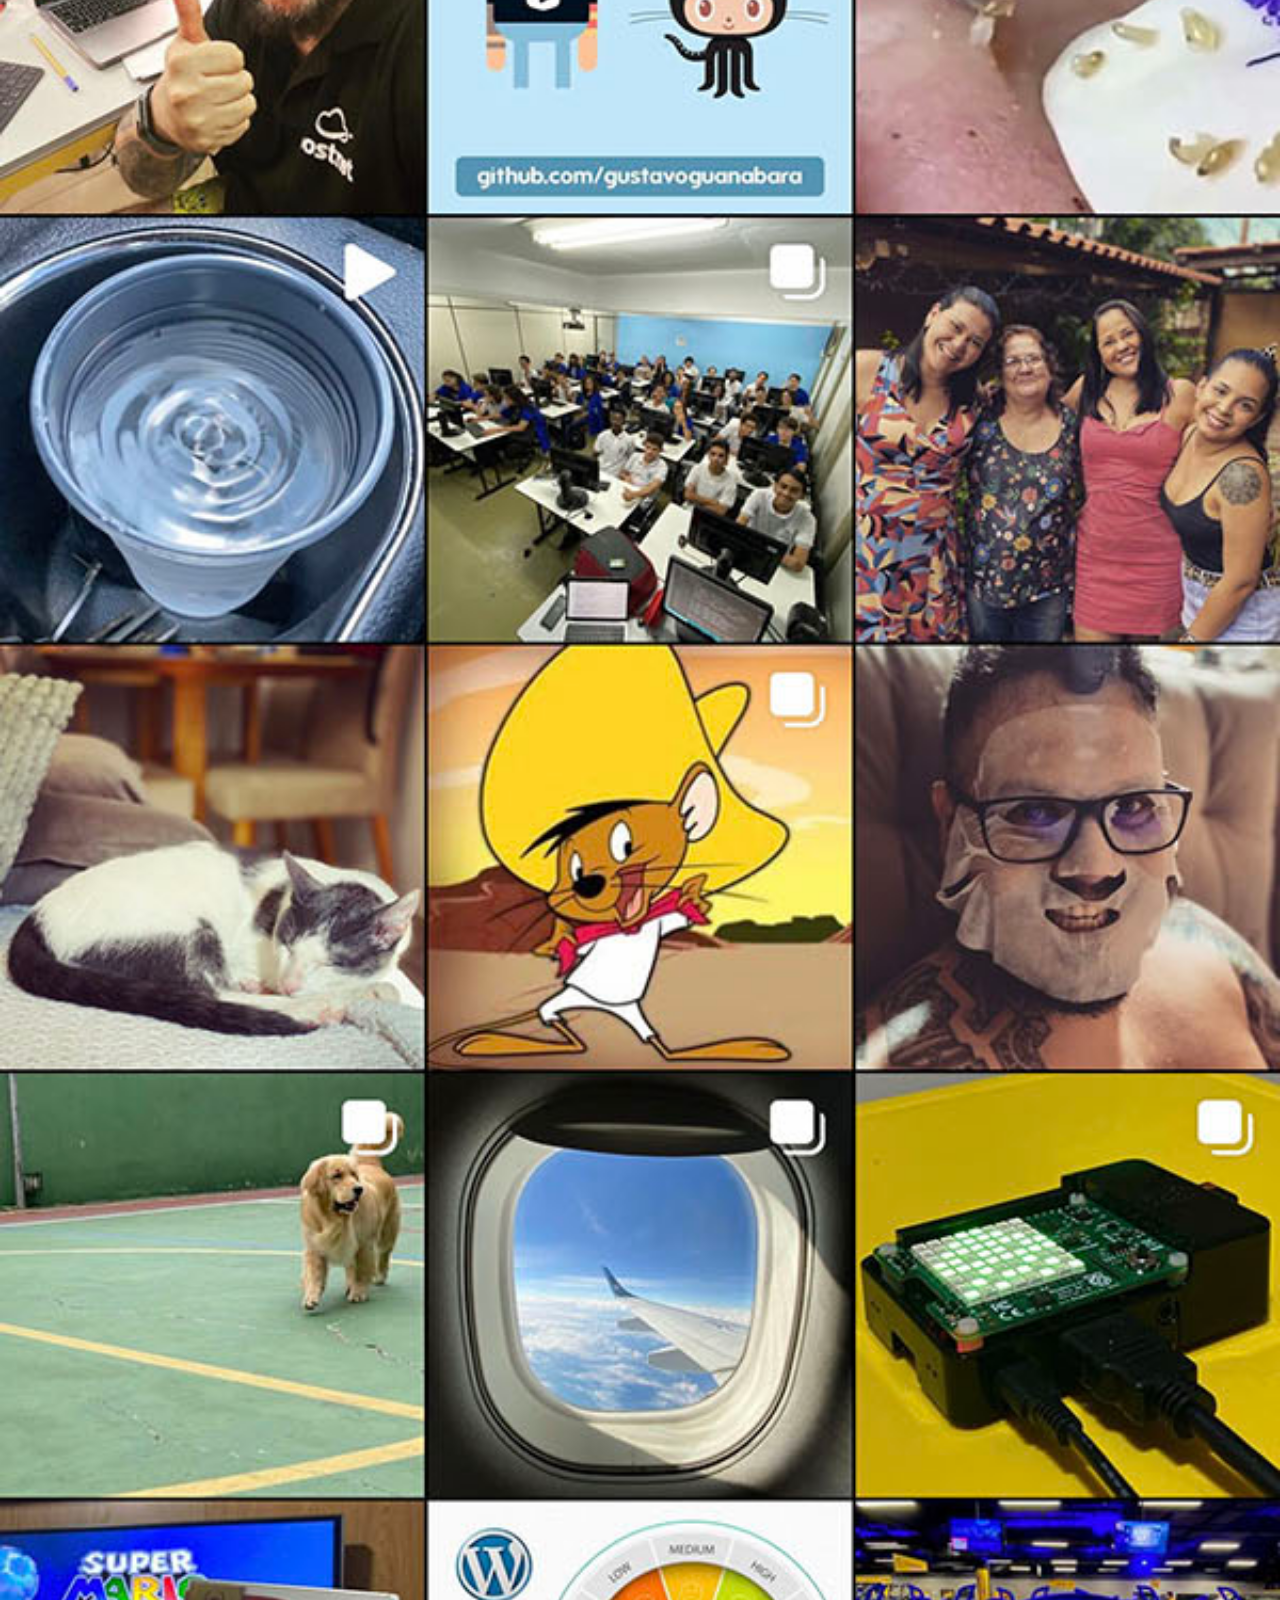
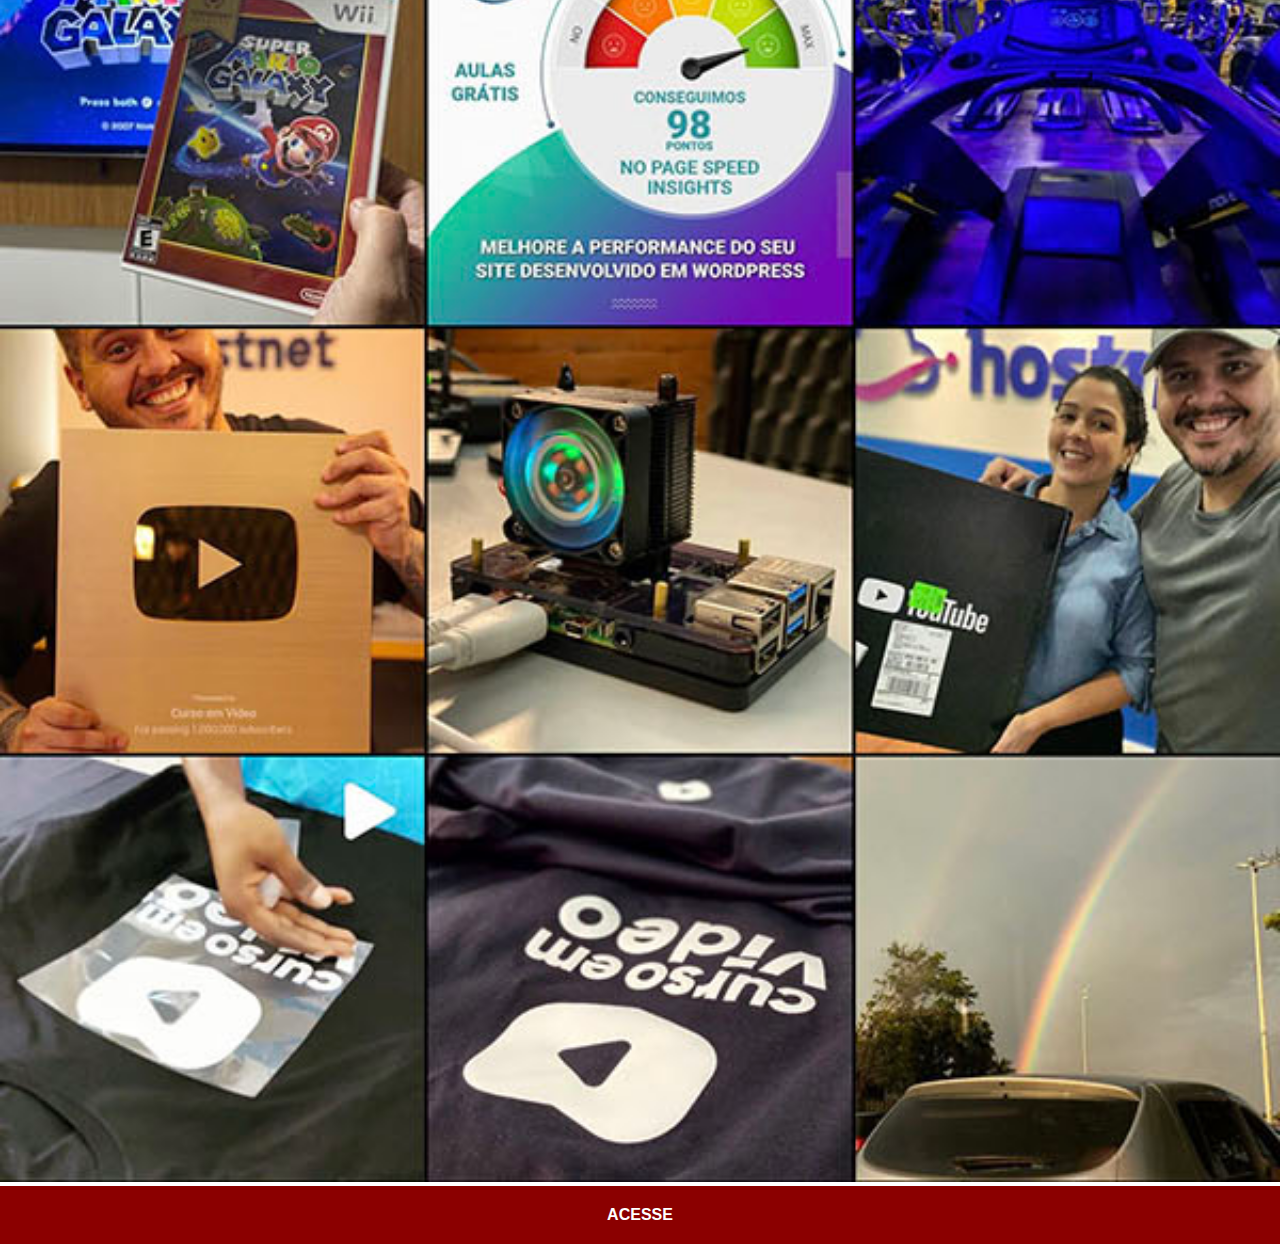
<file: instagram.html>
<!DOCTYPE html>
<html lang="pt-br">
<head>
    <meta charset="UTF-8">
    <meta name="viewport" content="width=device-width, initial-scale=1.0">
    <title>Instagram</title>
    <link rel="stylesheet" href="estilo/social.css">
</head>
<body>
    <img src="imagens/tela-instagram.jpg" alt="Instagram">
    <a href="https://www.instagram.com/gustavoguanabara/" target="_blank">ACESSE</a>
    
</body>
</html>
</file>
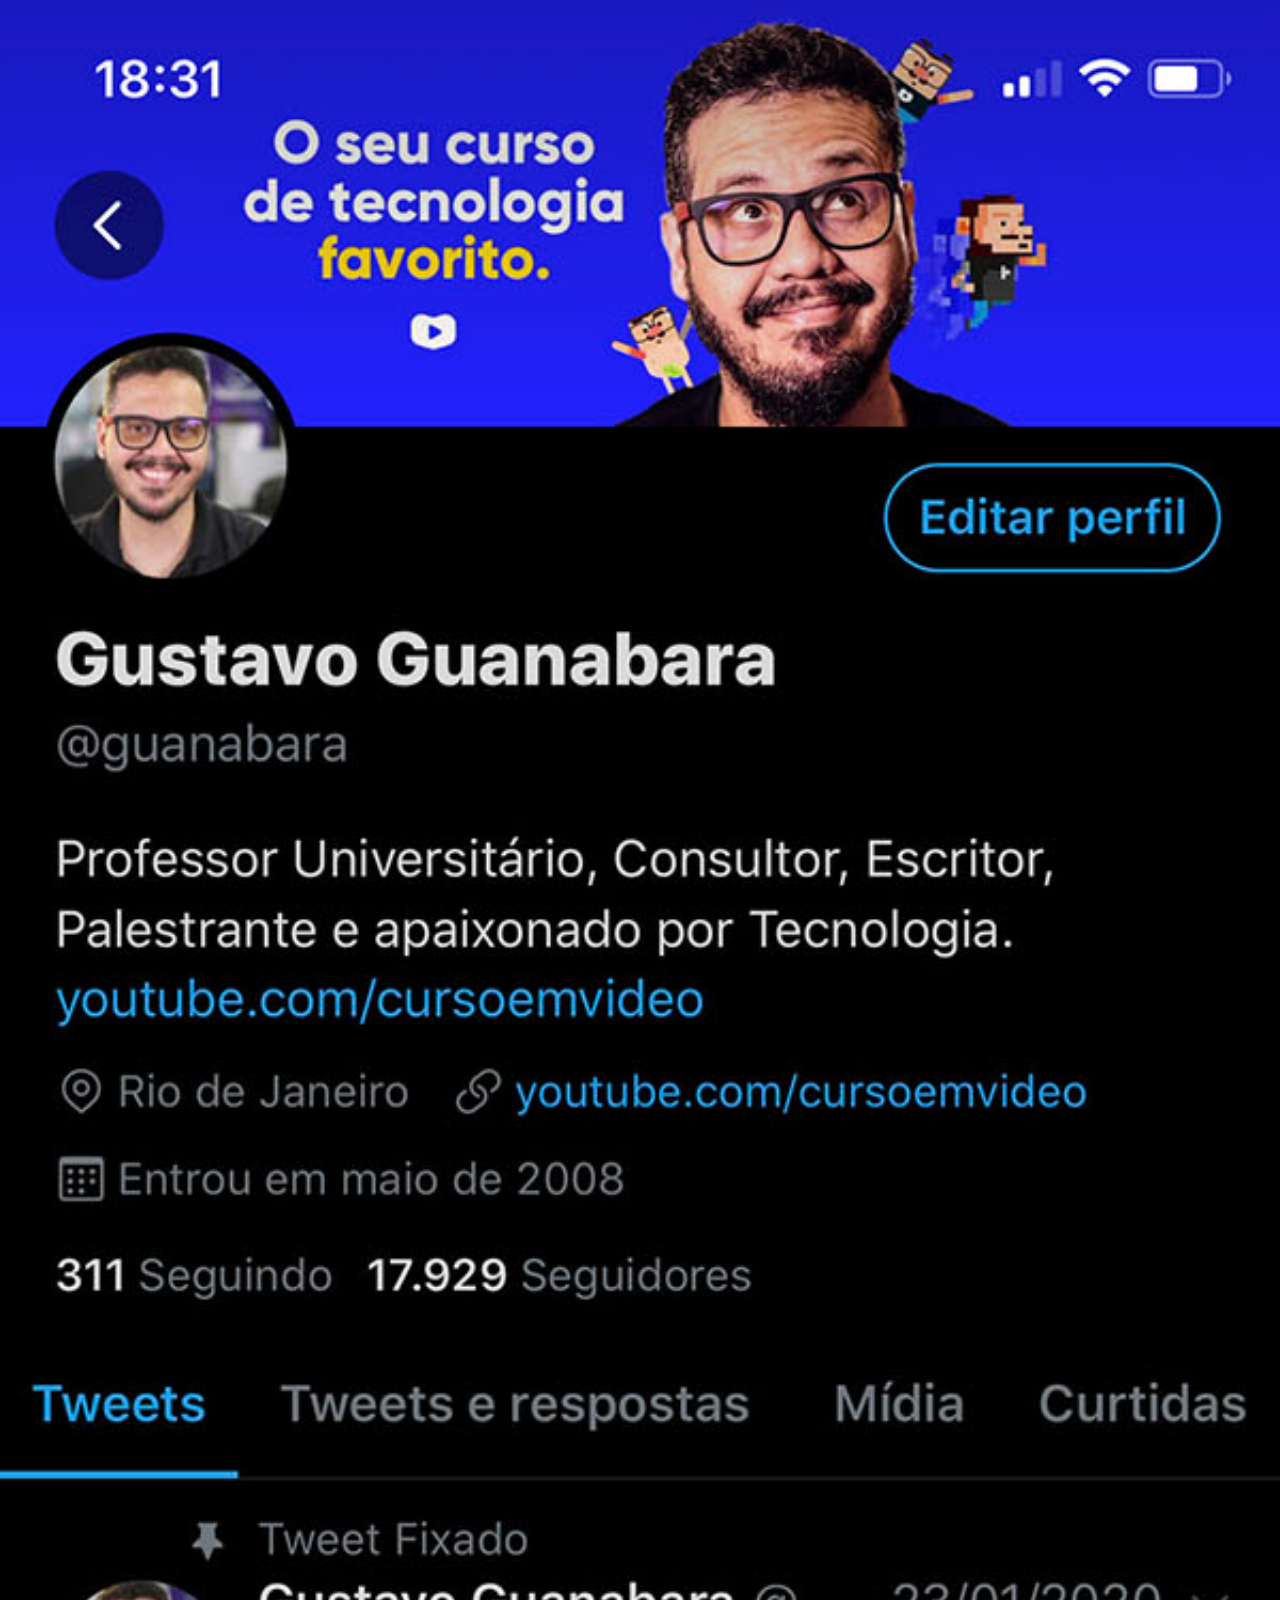
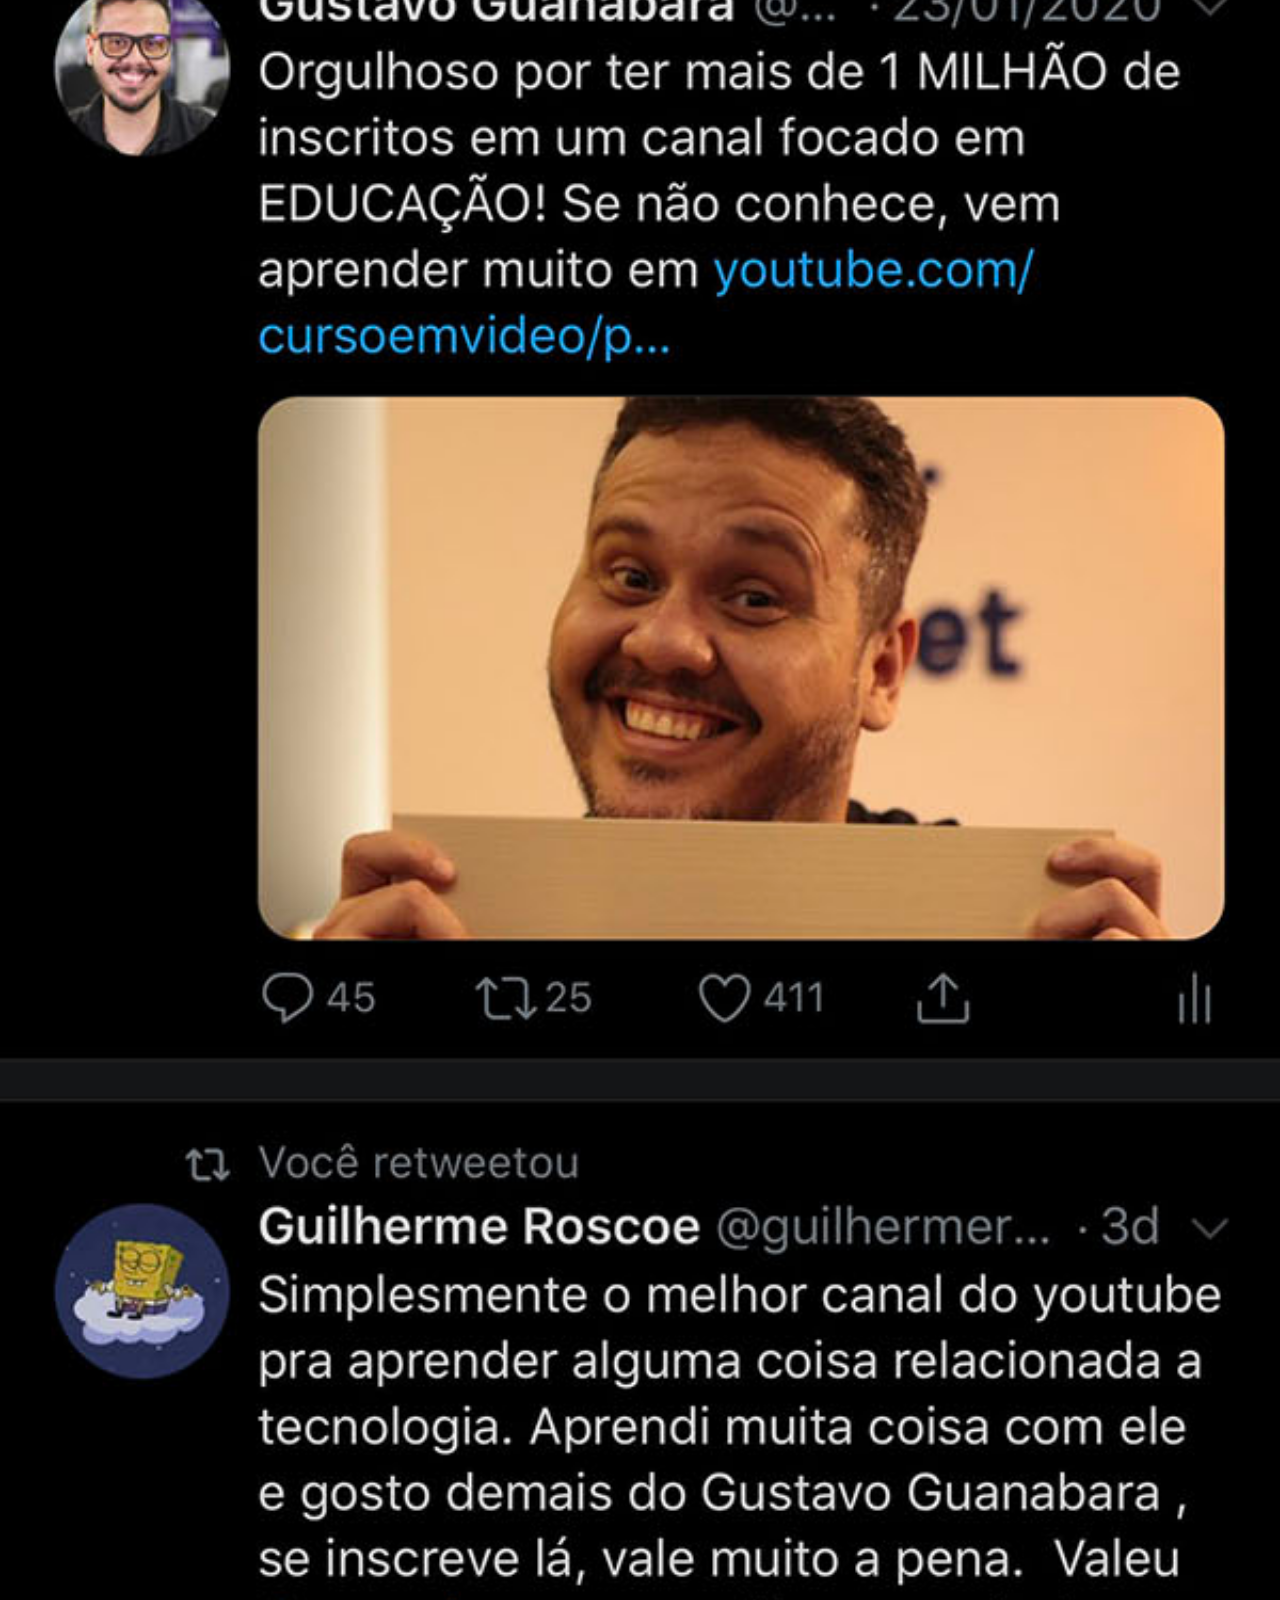
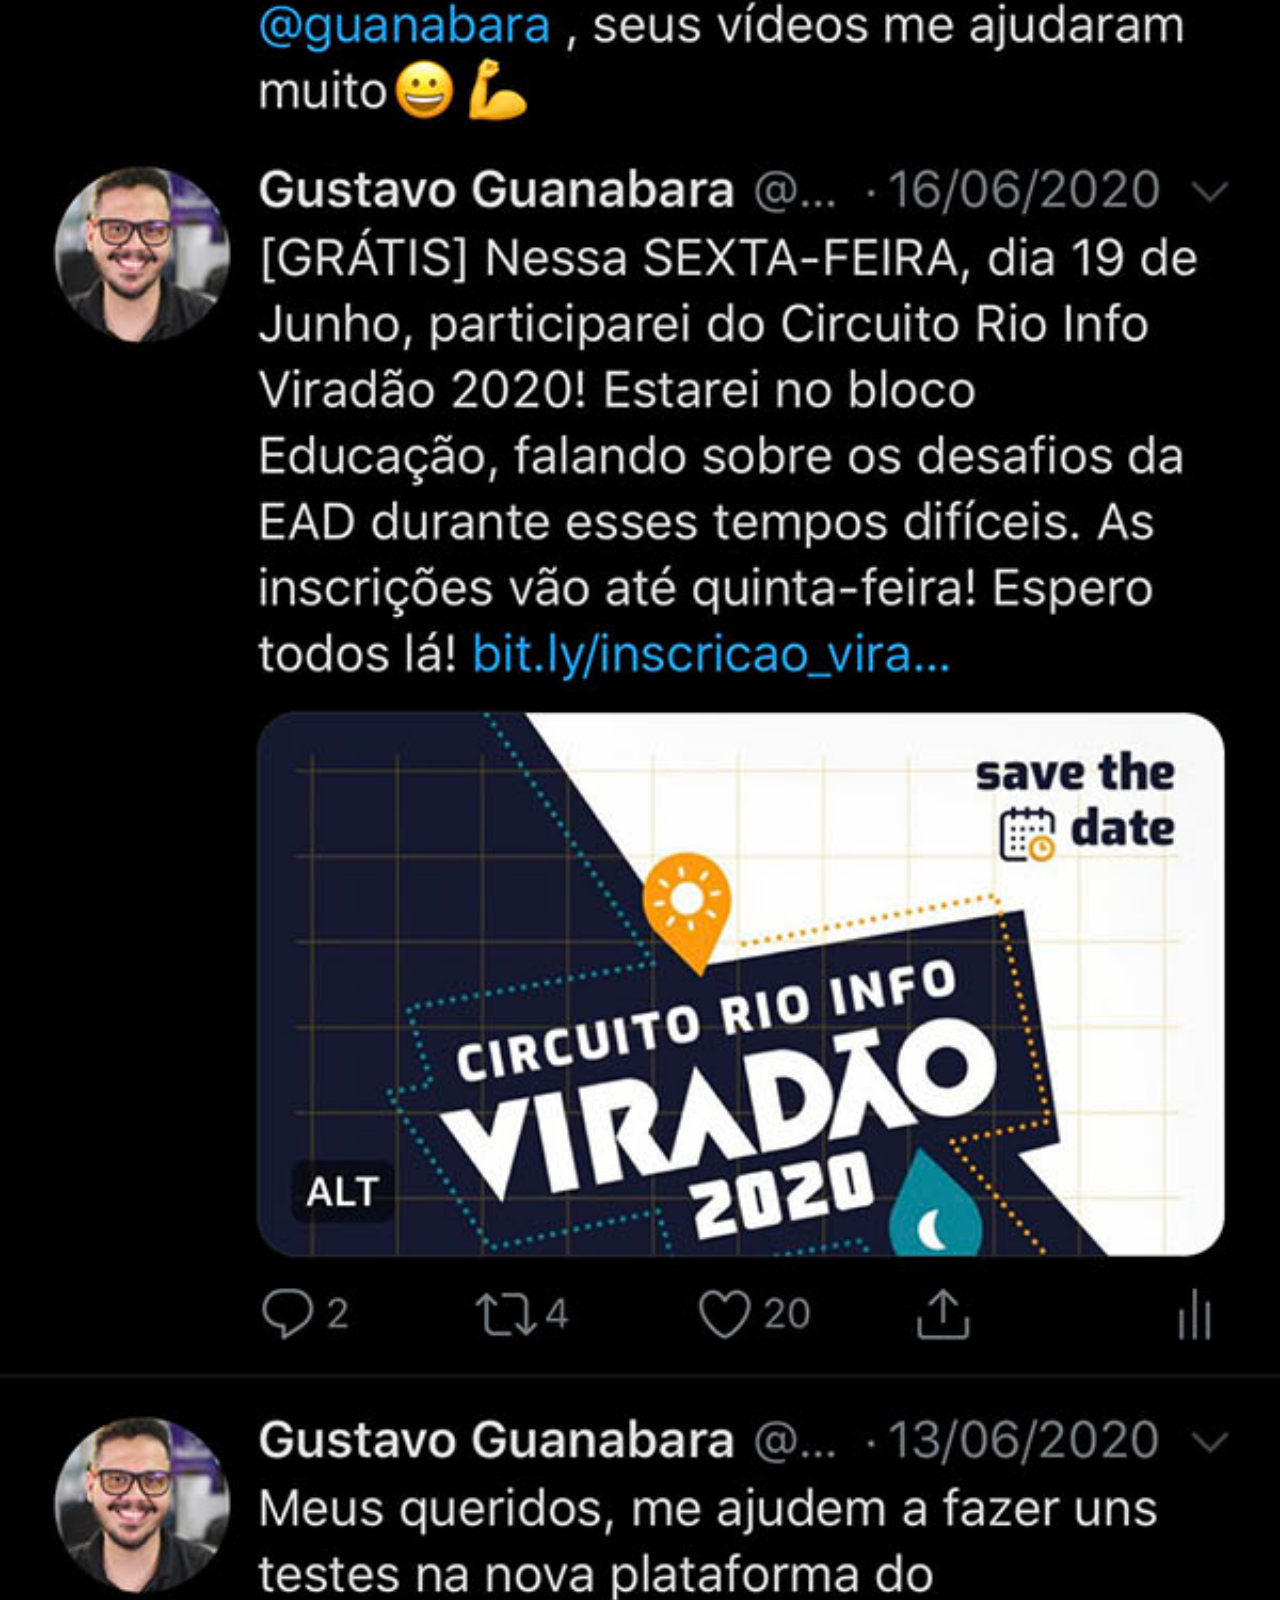
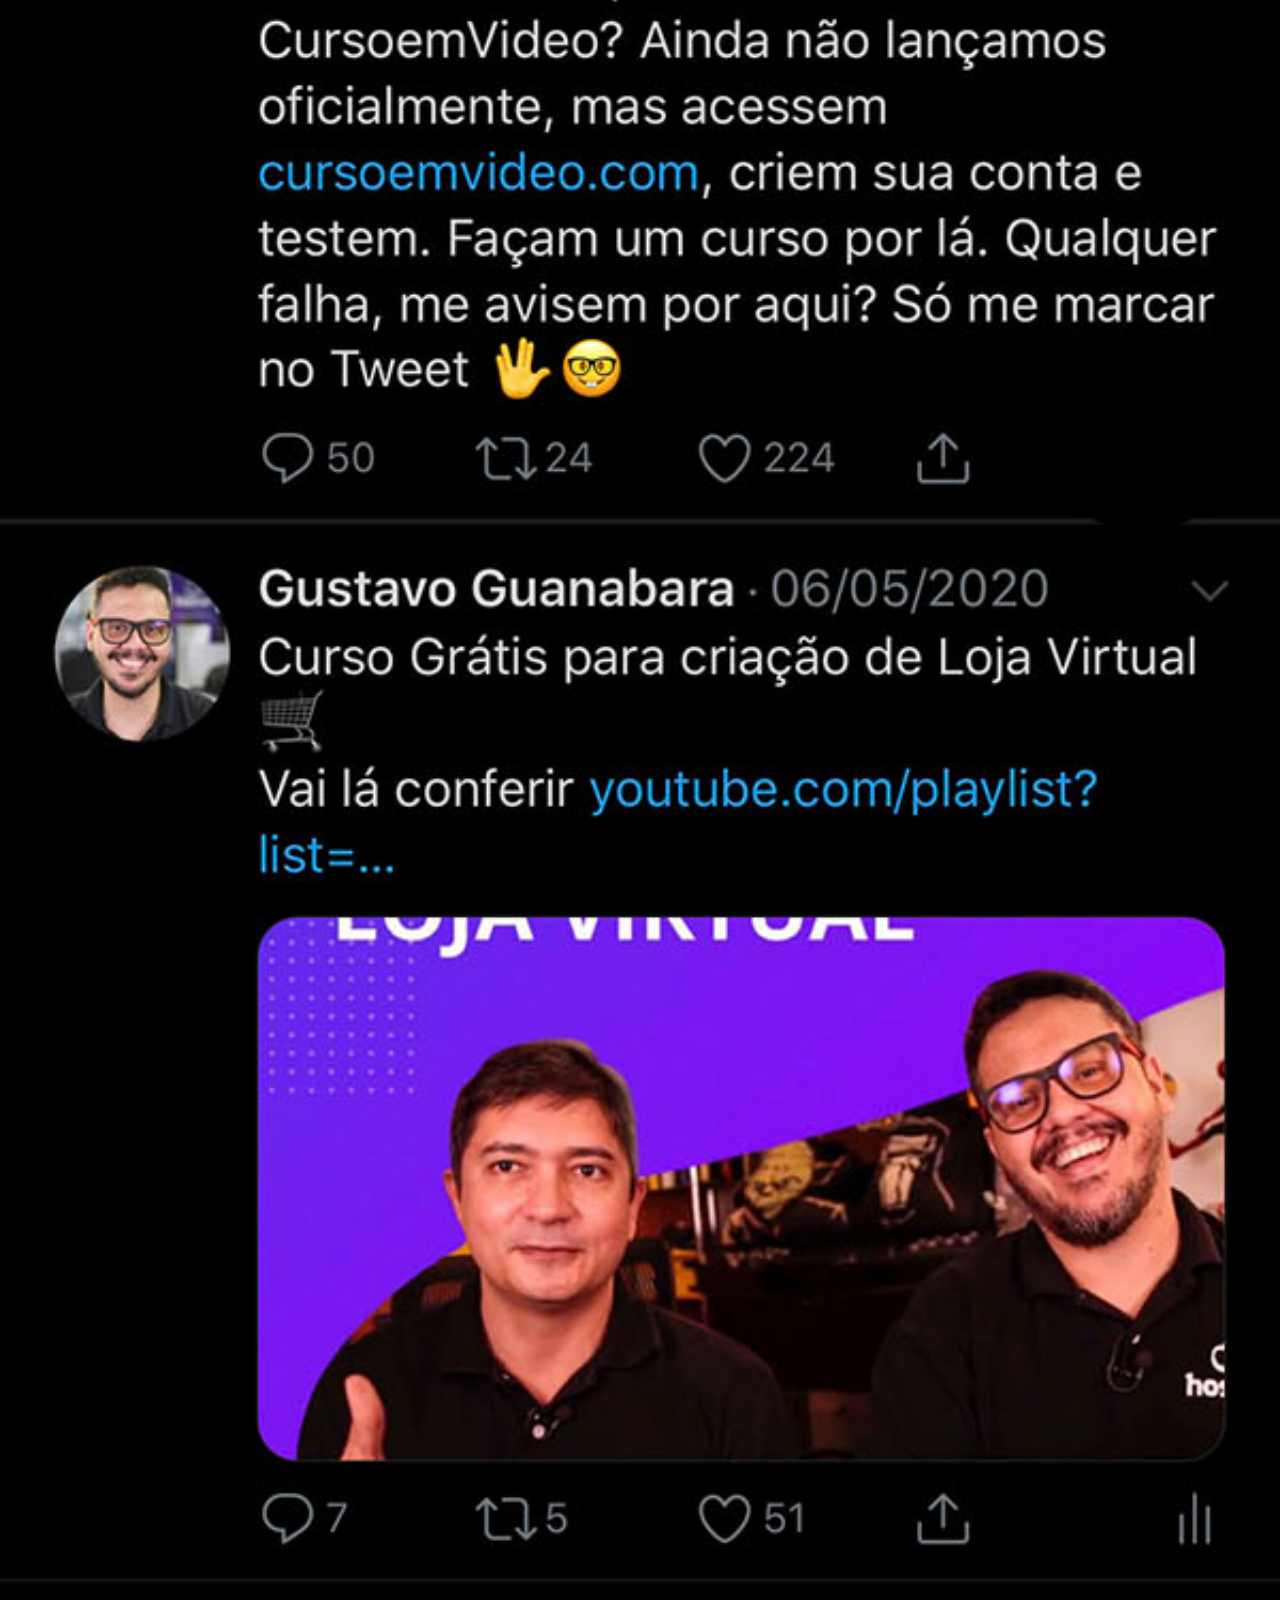
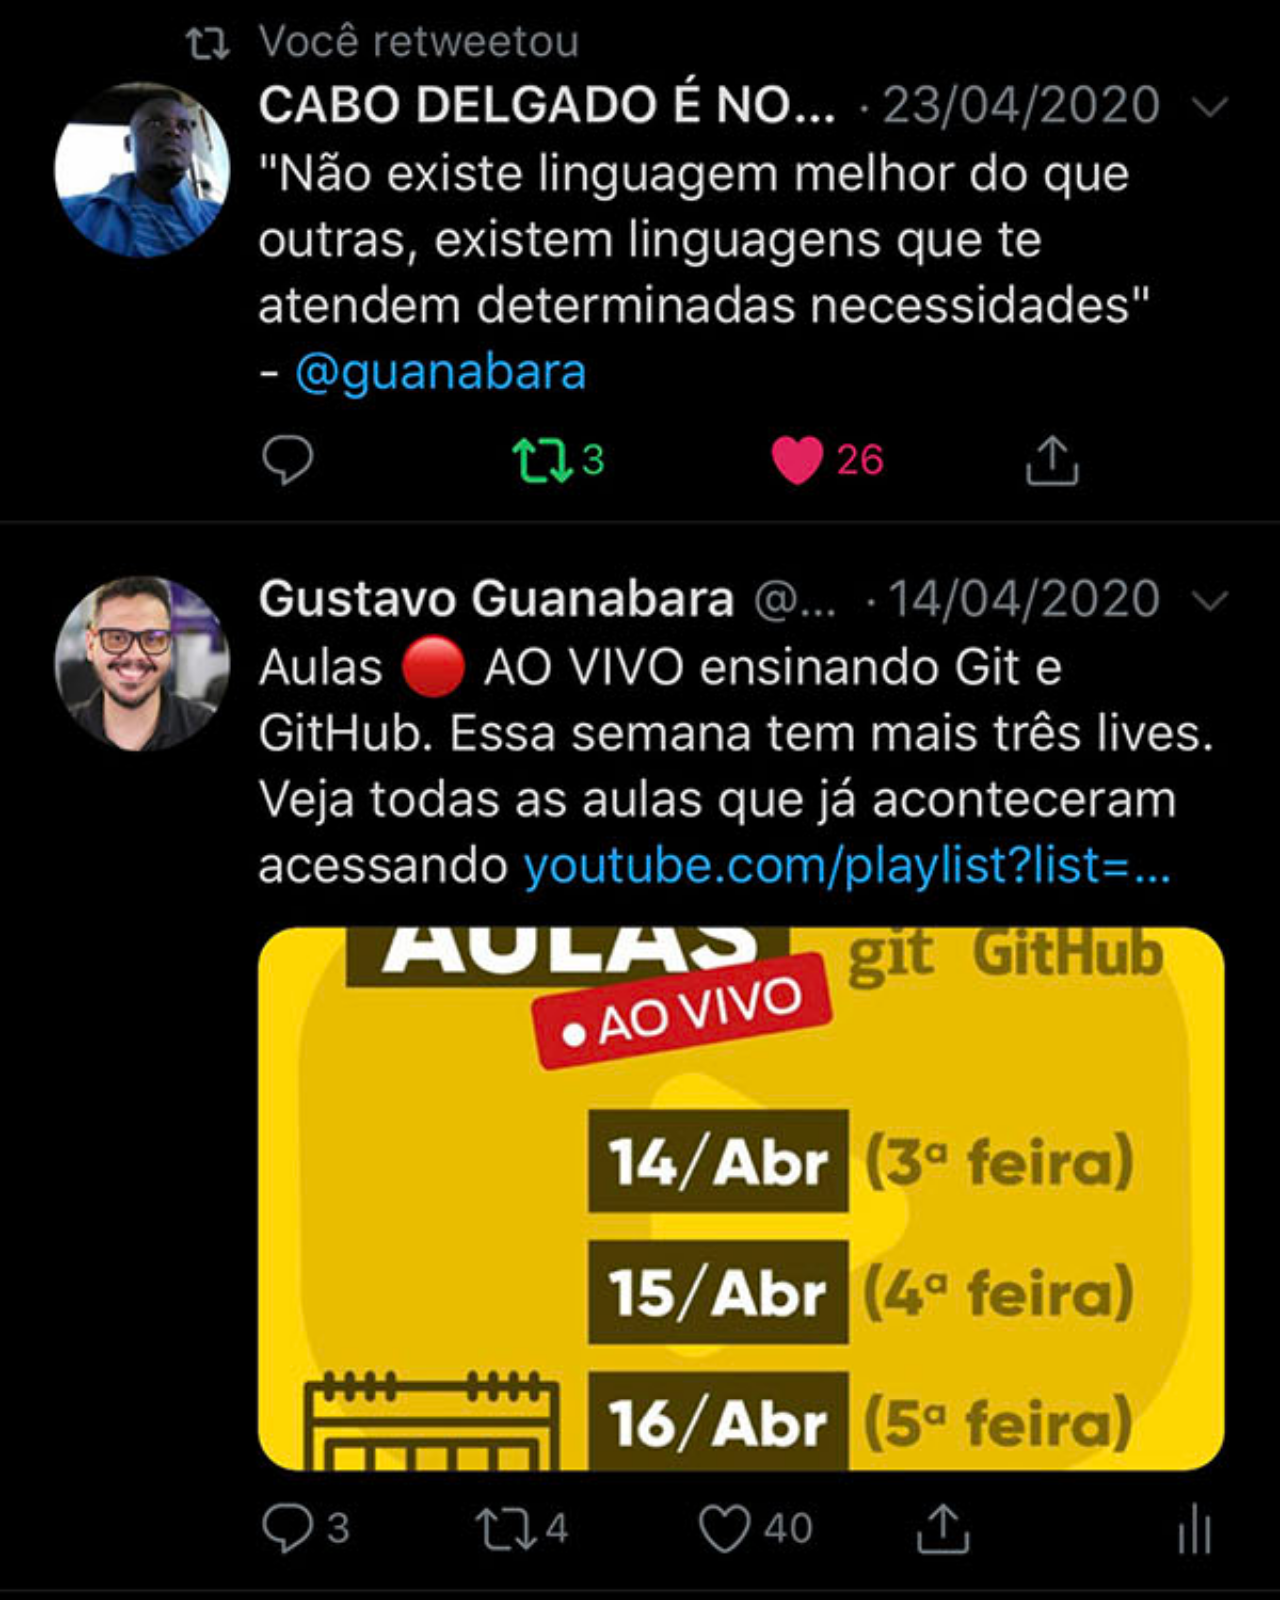
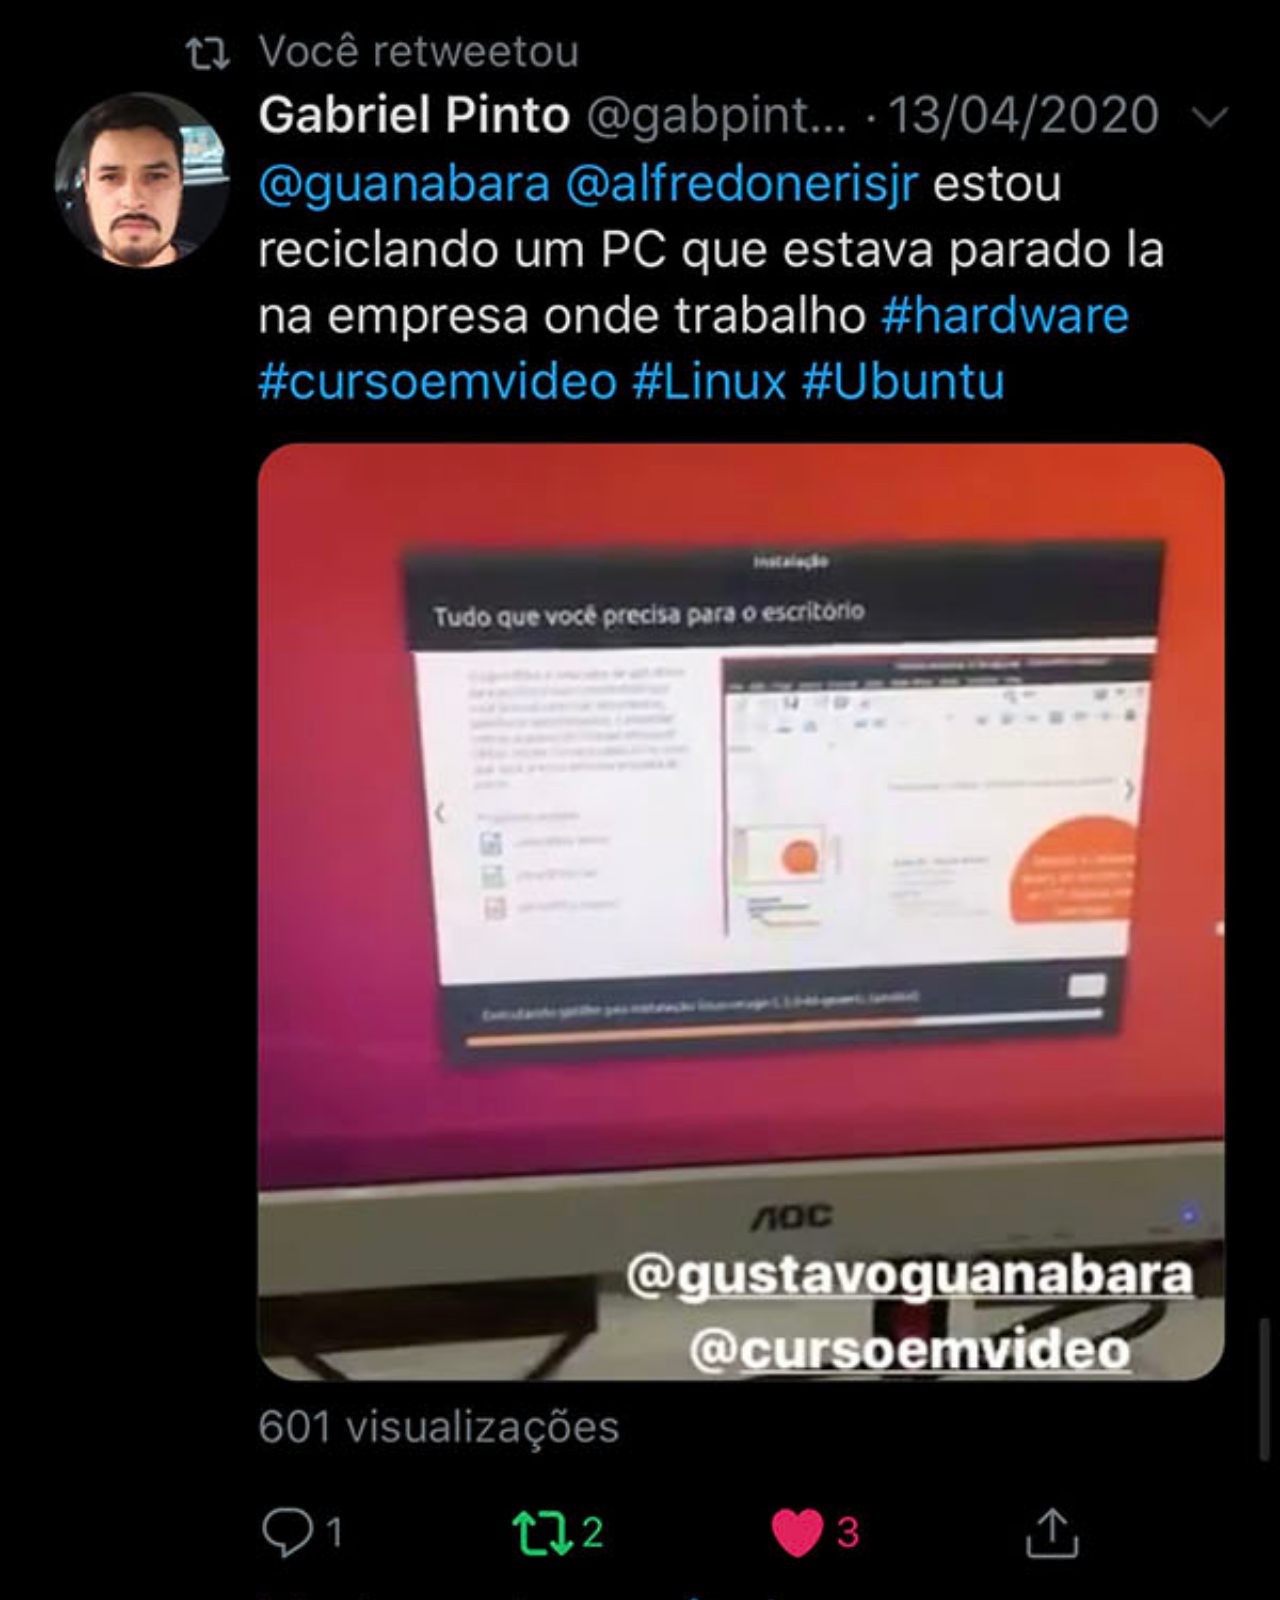
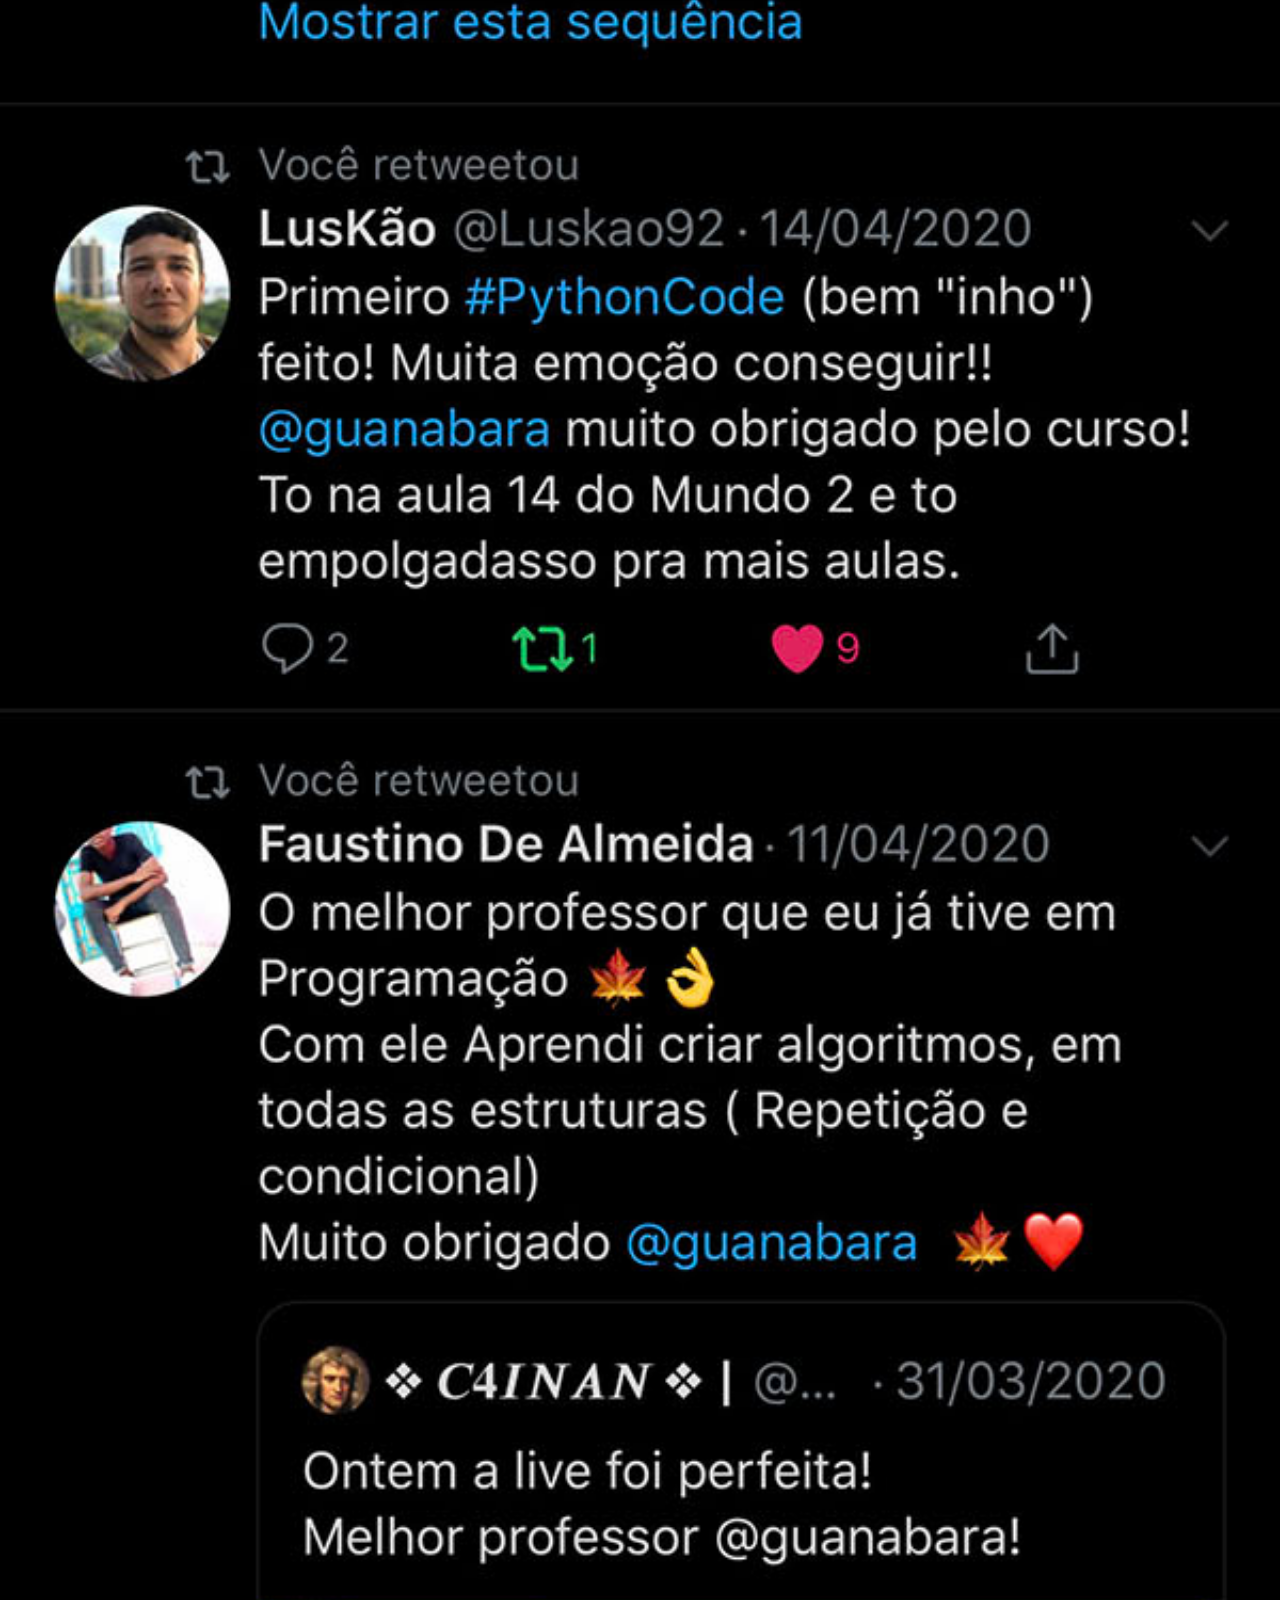
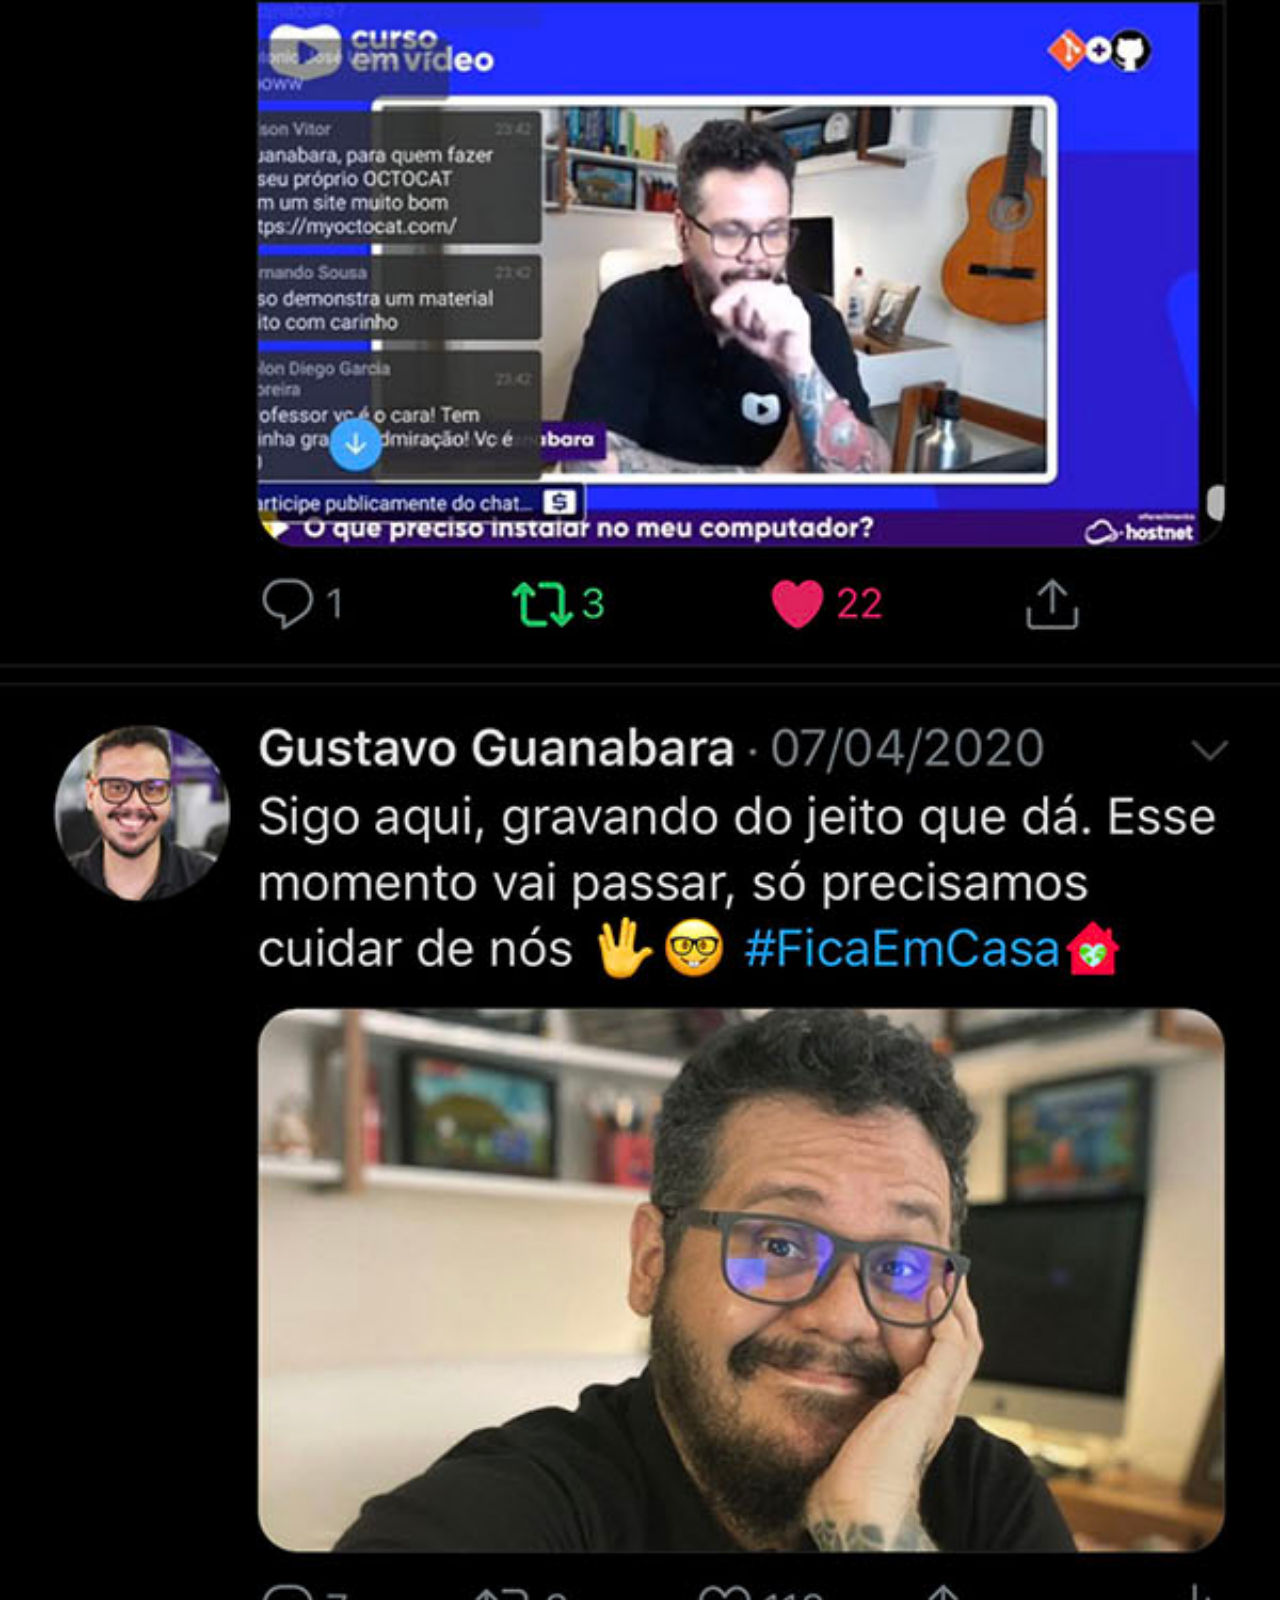
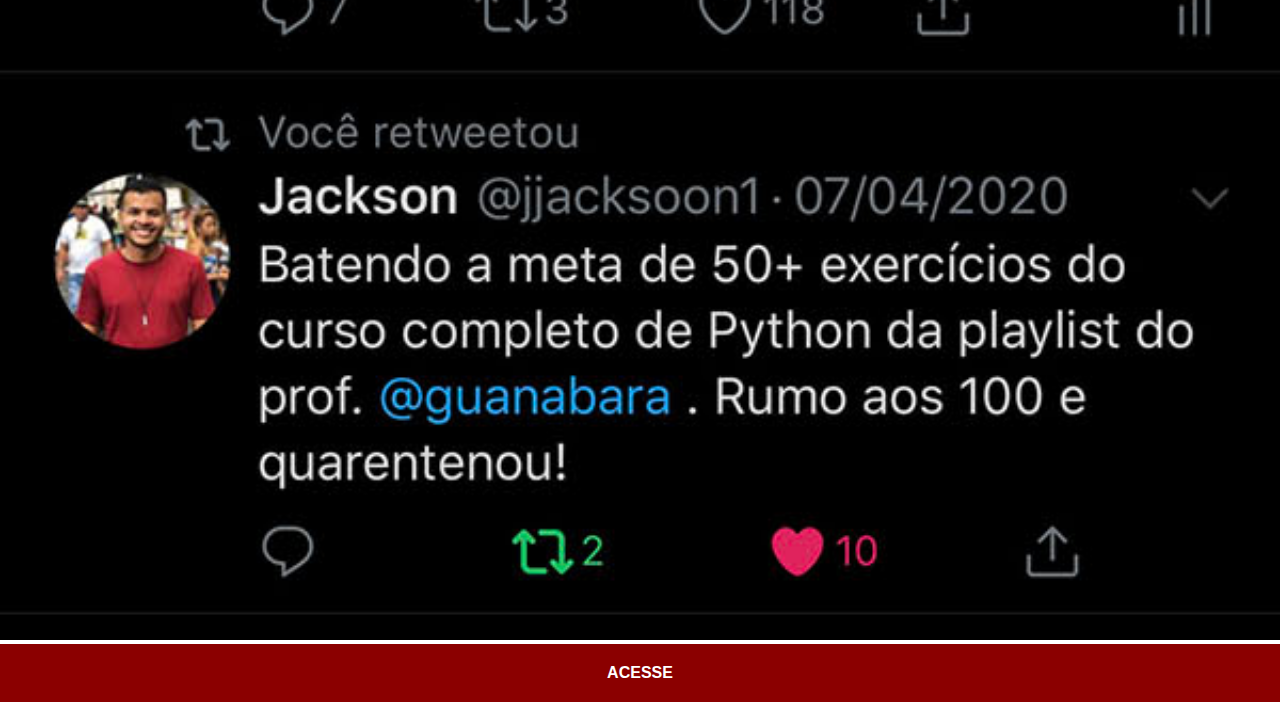
<file: twitter.html>
<!DOCTYPE html>
<html lang="pt-br">
<head>
    <meta charset="UTF-8">
    <meta name="viewport" content="width=device-width, initial-scale=1.0">
    <title>Twitter</title>
    <link rel="stylesheet" href="estilo/social.css">
</head>
<body>
    <img src="imagens/tela-twitter.jpg" alt="Twitter">
    <a href="https://x.com/guanabara" target="_blank">ACESSE</a>
    
</body>
</html>
</file>
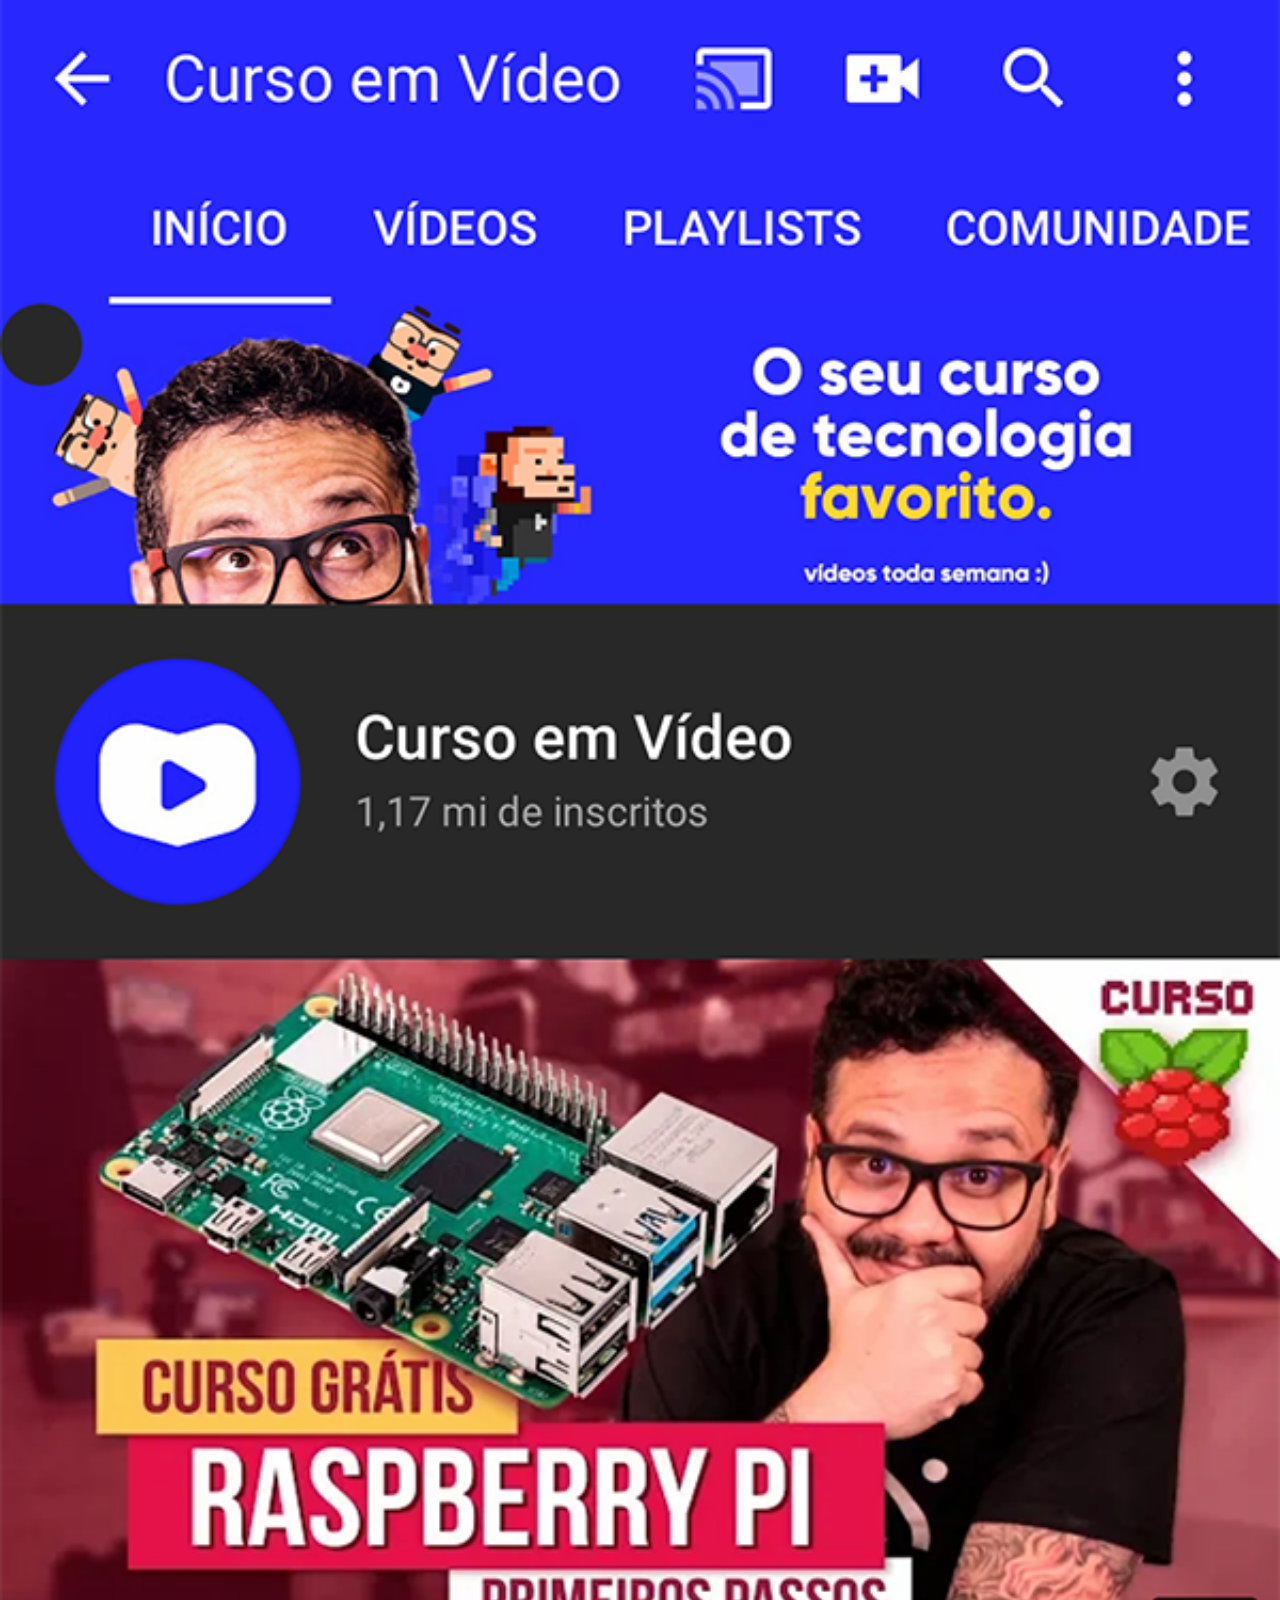
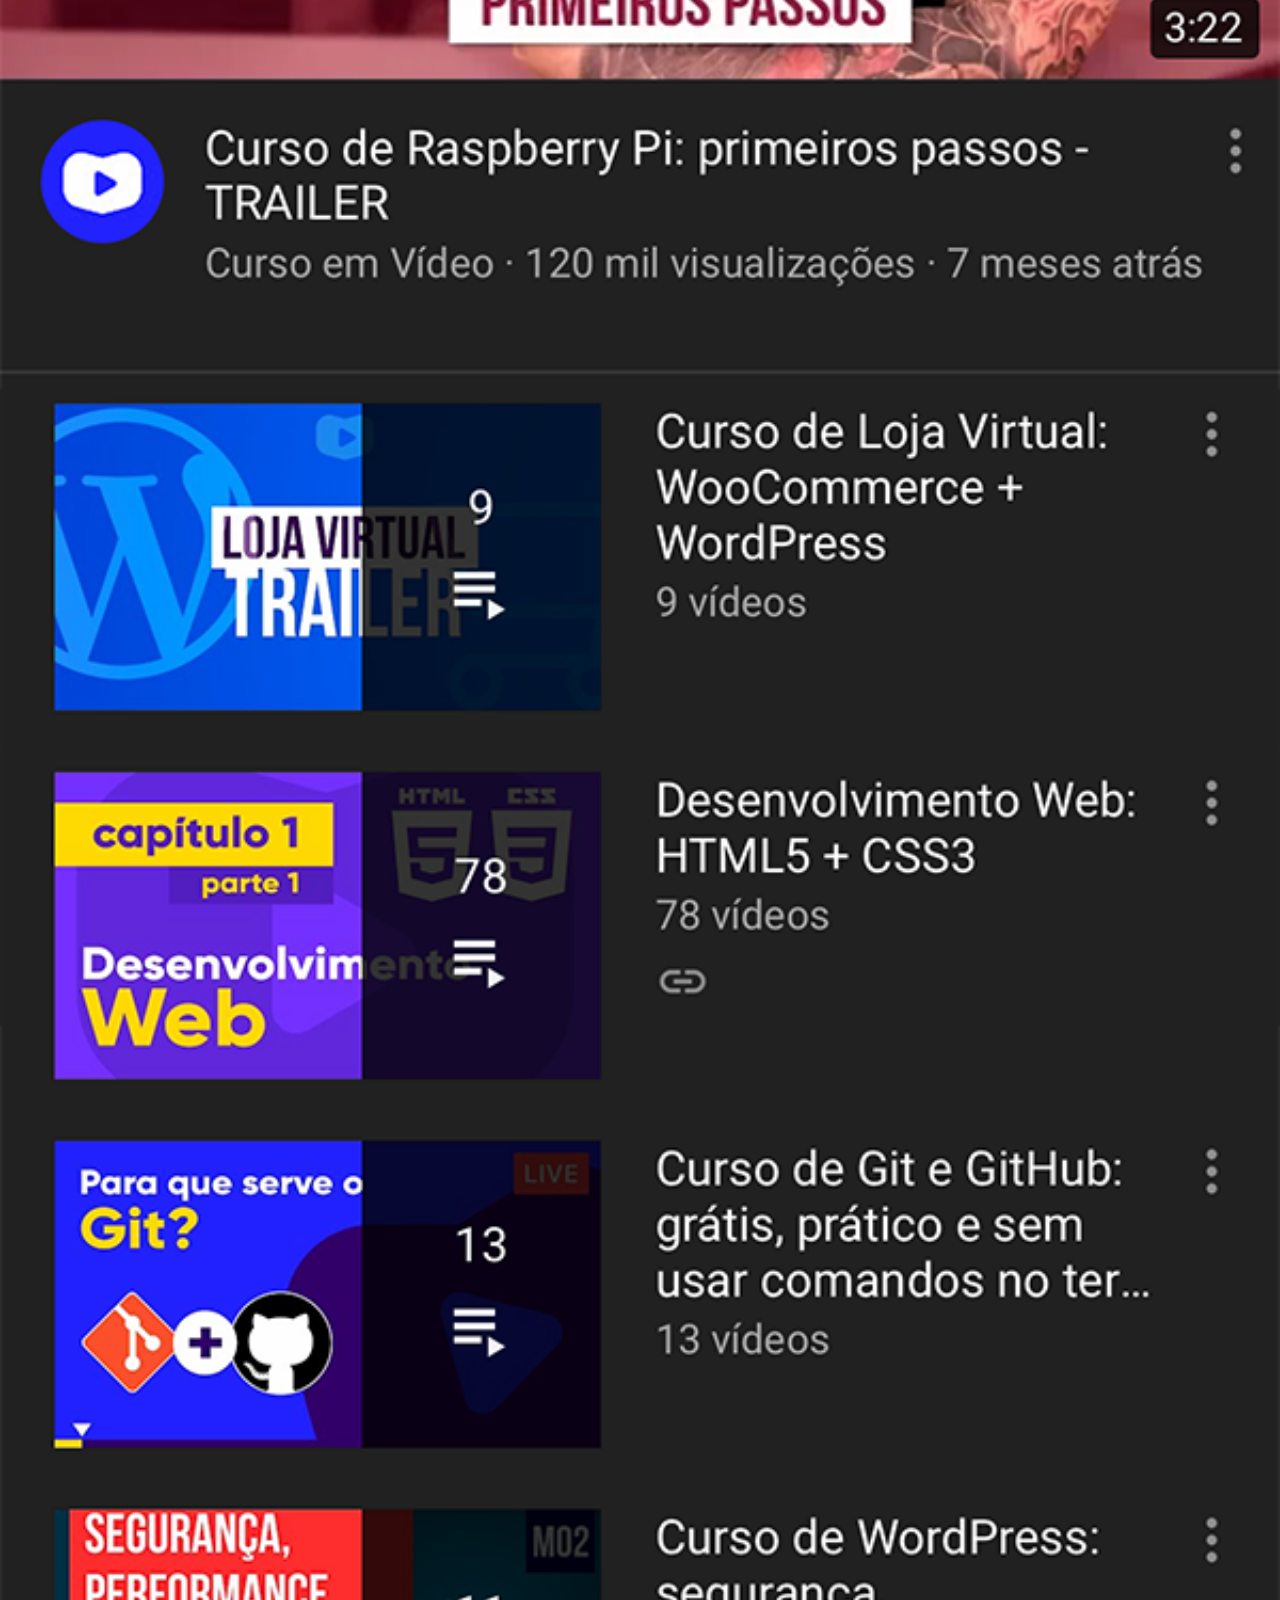
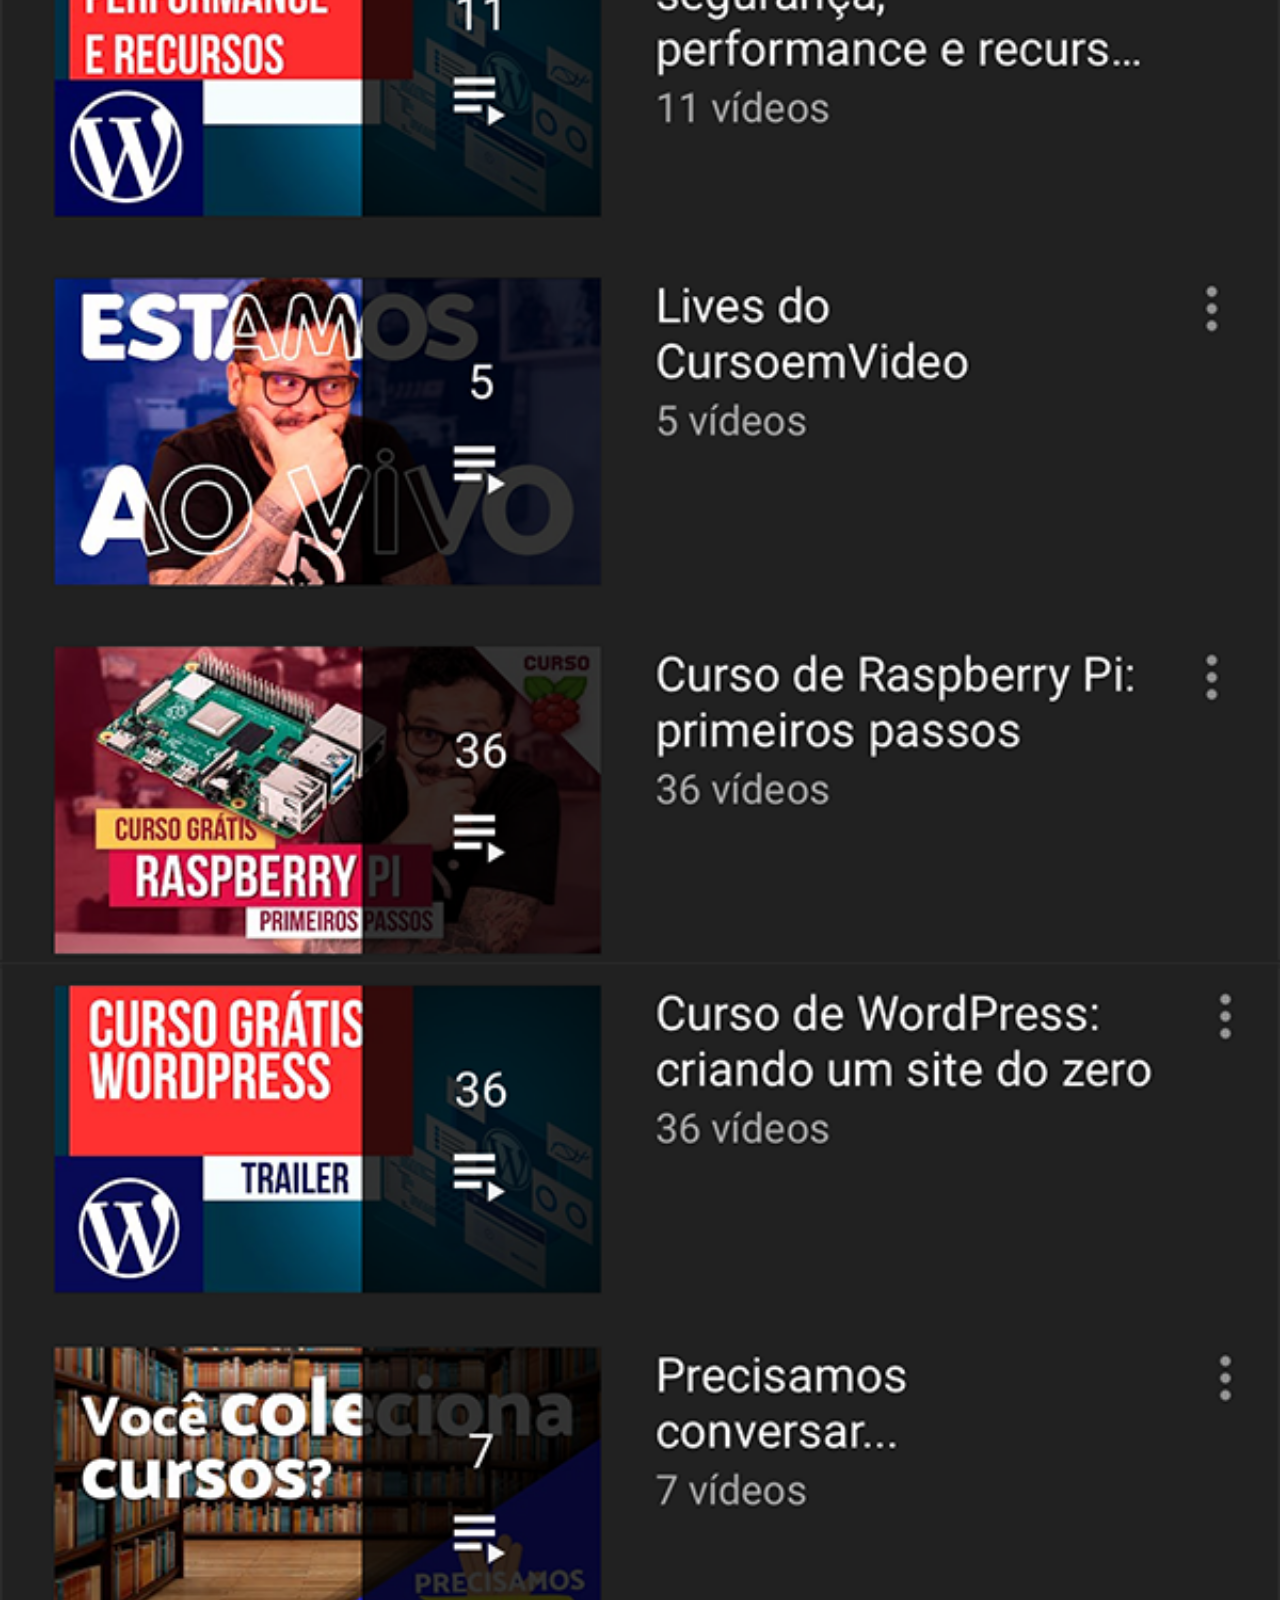
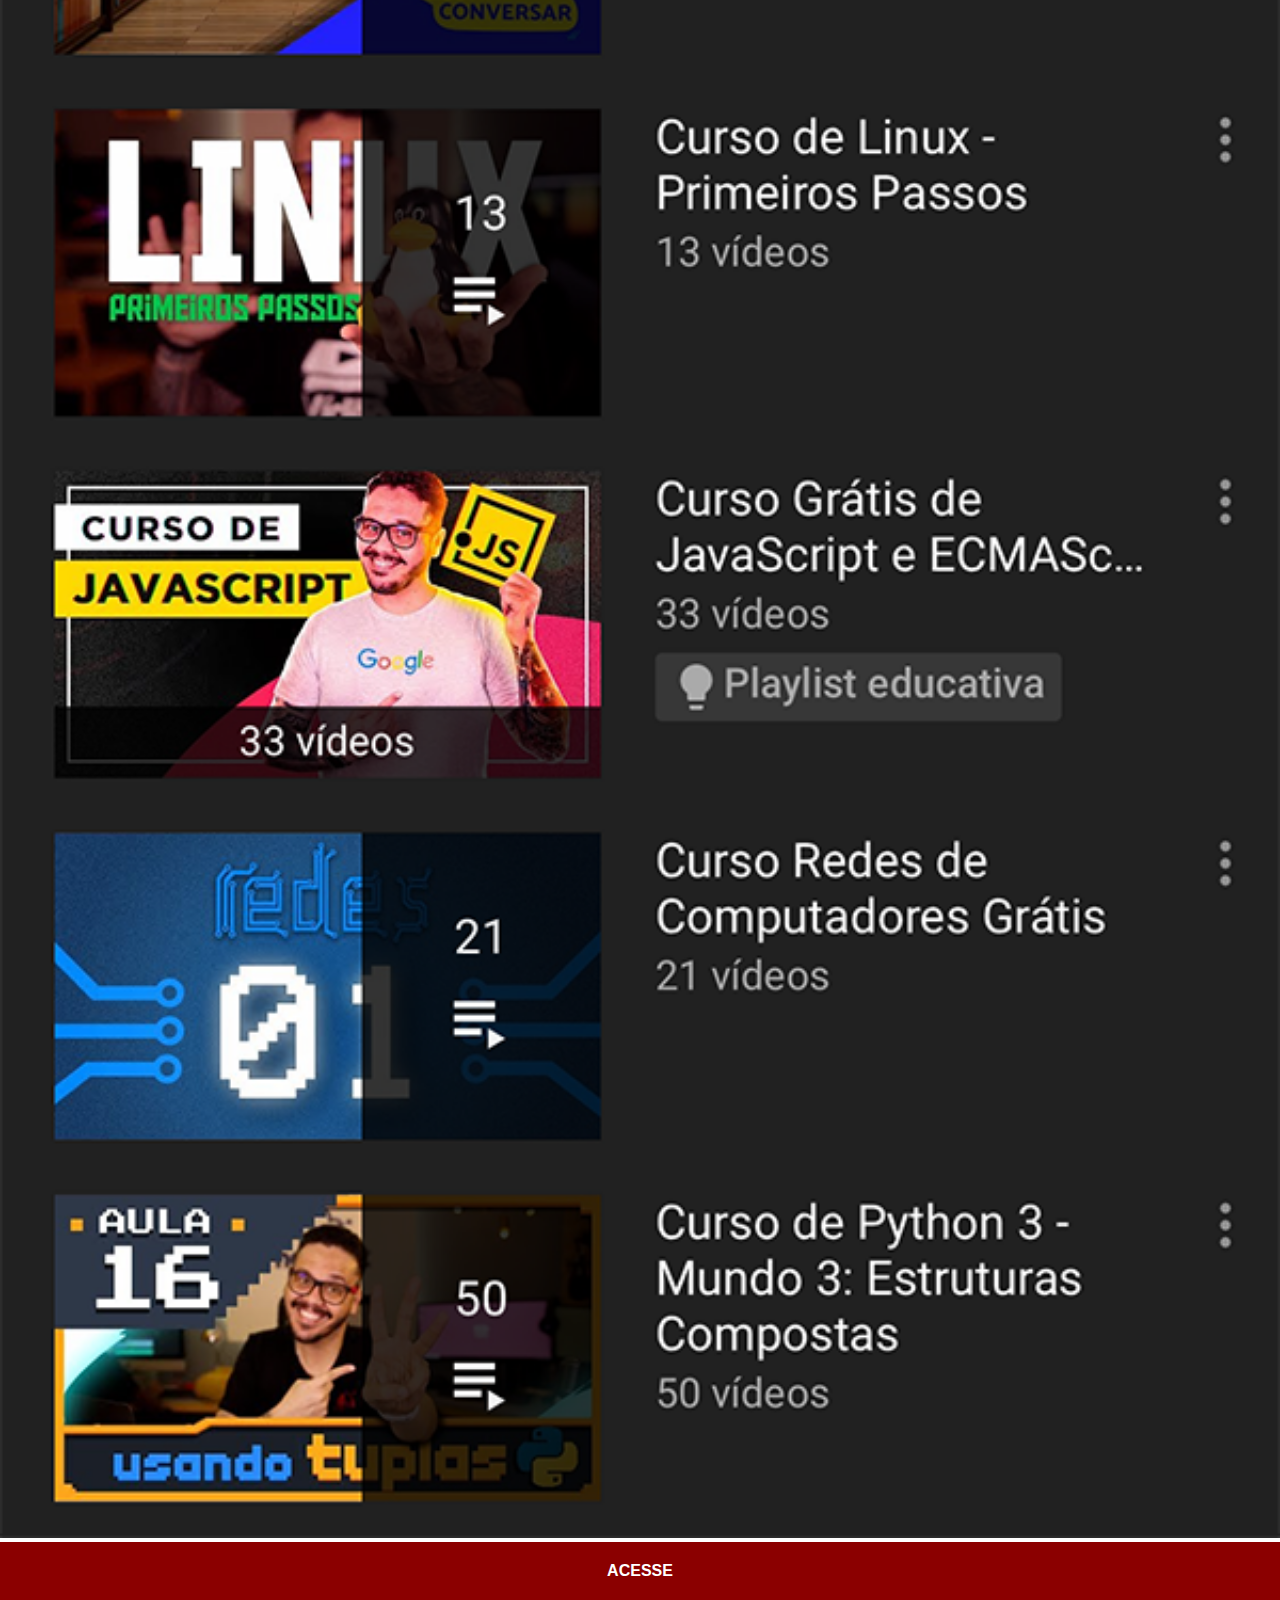
<file: youtube.html>
<!DOCTYPE html>
<html lang="pt-br">
<head>
    <meta charset="UTF-8">
    <meta name="viewport" content="width=device-width, initial-scale=1.0">
    <title>YouTube</title>
    <link rel="stylesheet" href="estilo/social.css">
   
</head>
<body>
    <img src="imagens/tela-youtube.png" alt="YouTube">
    <a href="https://www.youtube.com/c/CursoemV%C3%ADdeo/playlists" target="_blank">ACESSE</a>
    
</body>
</html>
</file>
<file: estilo/style.css>
@Charset "UTF-8";

*{
    margin: 0px;
    padding: 0px;
    font-family: Arial, Helvetica, sans-serif;
}

::-webkit-scrollbar{
    width: 0px;
    height: 0px;
}

html, body{
    height: 100vh;
    width: 100vw;
    background: url(../imagens/fundo-madeira.jpg) no-repeat top center;
    background-size: cover;
    background-attachment: fixed;


}

main{
    position: relative;
    height: 100vh;
    
}

section#telefone{
    position: absolute;
    top: 50%;
    left: 50%;
    transform: translate(-50%, -50%);


    height: 627px;
    width: 311px;
    background: url('../imagens/frame-iphone.png') no-repeat;

}

#tela{
    position: relative;
    top: 80px;
    left: 22px;
    width: 267px;
    height: 471px;
}

#redes-sociais{
    text-align: right;
}

#redes-sociais img{
    width: 50px;
    margin: 10px;
    border-radius: 50%;
    box-shadow: 2px 2px 5px rgba(0, 0, 0, 0.400);
    box-sizing: border-box;
    
}

#redes-sociais img:hover{
    border: 2px solid rgba(255, 255, 255, 0.637);
    transform: translate(-3px, -3px);
    box-shadow: 5px 5px 10px rgba(0, 0, 0, 0.623);
    transition: transform .2s border 1s;
}
</file>
<file: estilo/social.css>
@charset "UTF-8";

*{
    margin: 0px;
    padding: 0px;
    font-family: Arial, Helvetica, sans-serif;
}
::-webkit-scrollbar{
    width: 0px;
    height: 0px;
}
img{
    width: 100vw;
    

}
a{
    display: block;
    background-color: darkred;
    color: white;
    padding: 20px;
    text-align: center;
    font-weight: bolder;
    text-decoration: none;

}
a:hover{
    background-color: red;
}
</file>
